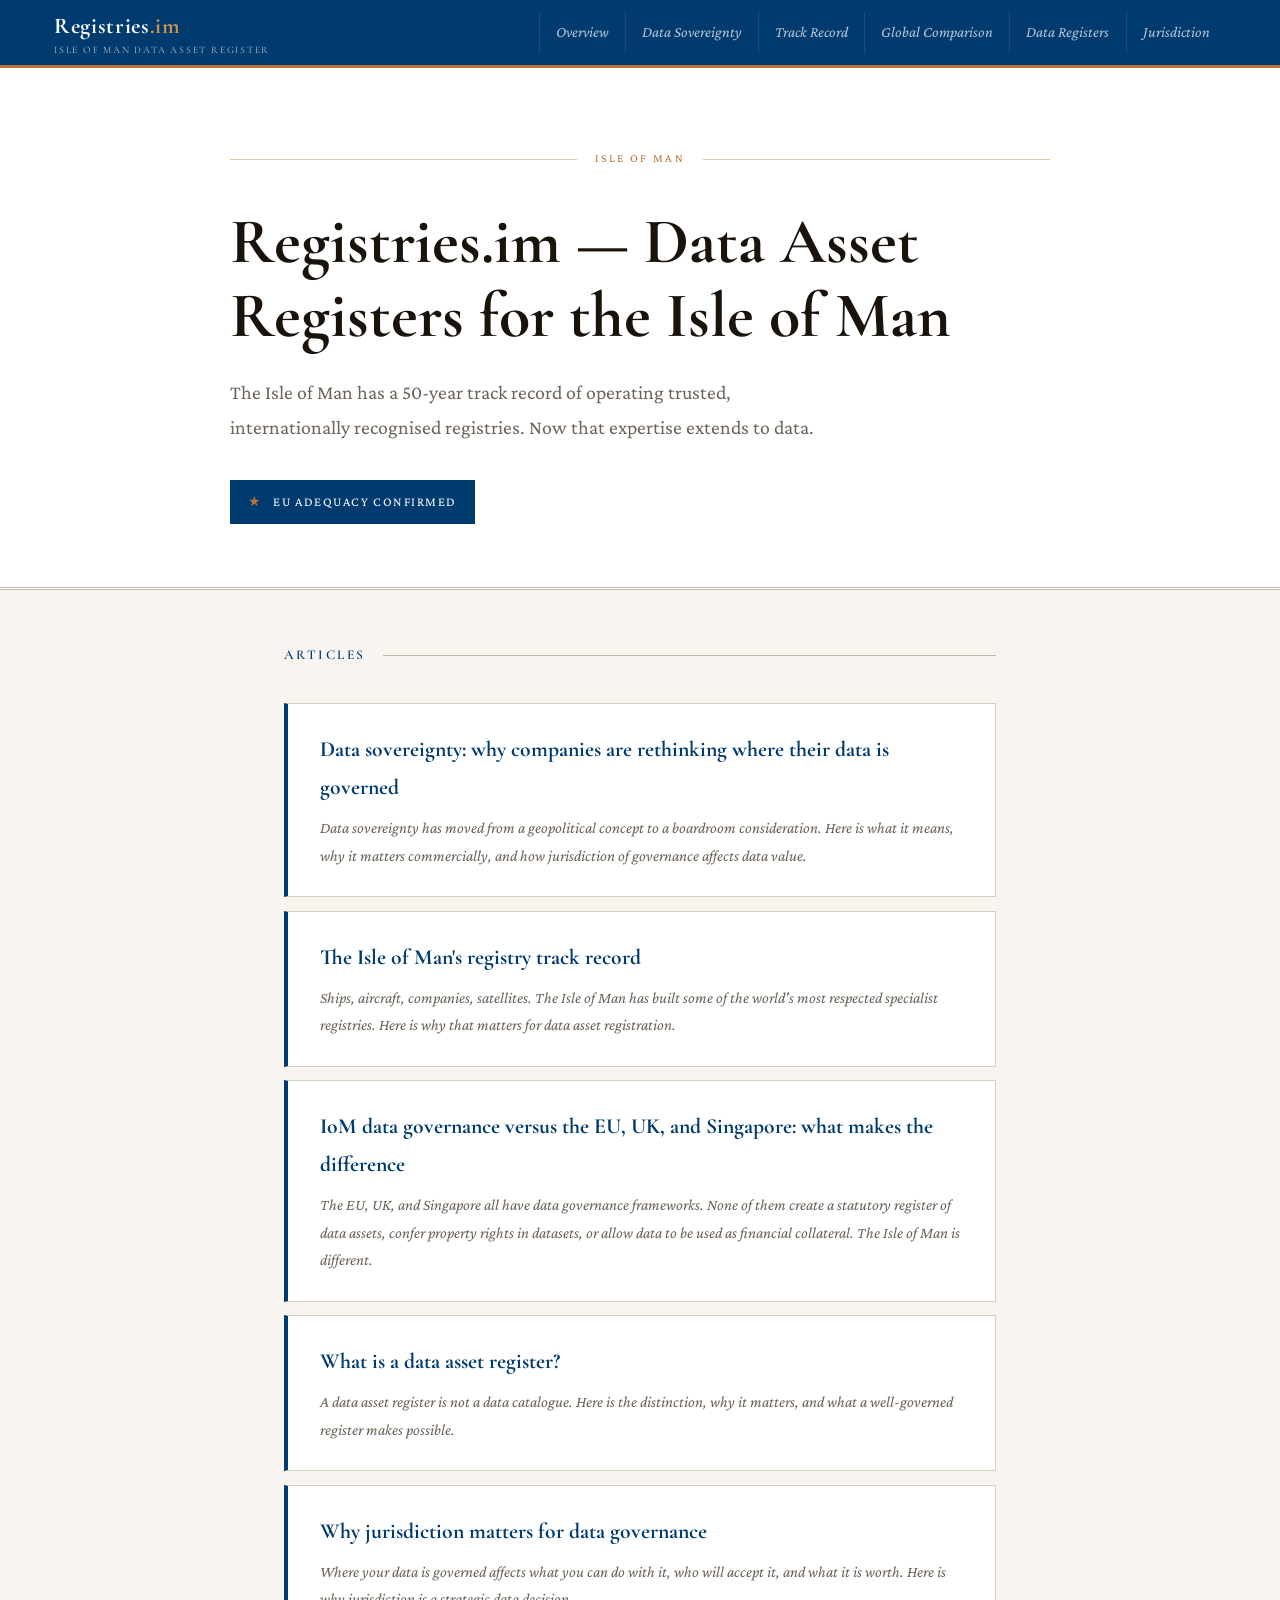
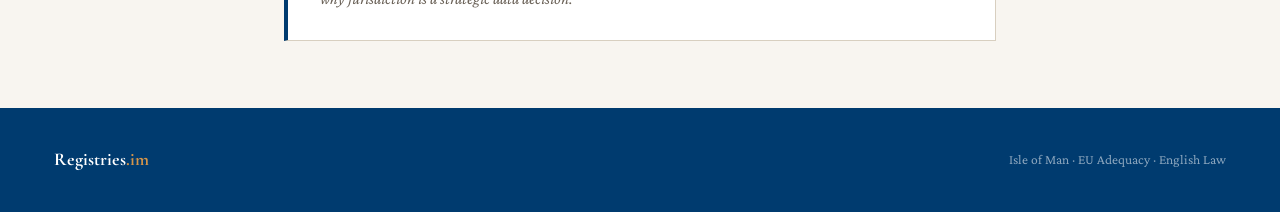
<file: index.html>
<!DOCTYPE html>
<html lang="en">
<head>
<meta charset="UTF-8">
<meta name="viewport" content="width=device-width, initial-scale=1.0">
<meta name="color-scheme" content="light dark">
<title>Registries.im — Data Asset Registers for the Isle of Man — Registries.im</title>
<meta name="description" content="The Isle of Man has a 50-year track record of operating trusted, internationally recognised registries. Now that expertise extends to data.">
<link rel="preconnect" href="https://fonts.googleapis.com">
<link rel="preconnect" href="https://fonts.gstatic.com" crossorigin>
<link href="https://fonts.googleapis.com/css2?family=Cormorant+Garamond:ital,wght@0,400;0,600;0,700;1,400;1,600&family=Crimson+Pro:ital,wght@0,400;0,600;1,400&display=swap" rel="stylesheet">
<link rel="stylesheet" href="style.css">
</head>
<body>
<a class="skip-link" href="#main-content">Skip to content</a>
<header class="site-header">
  <a href="index.html" class="site-logo" aria-label="Registries.im home">
    Registries<span>.im</span>
    <sub>Isle of Man Data Asset Register</sub>
  </a>
  <nav class="site-nav" aria-label="Site navigation"><a href="index.html">Overview</a>
<a href="posts/data-sovereignty.html" class="">Data Sovereignty</a>
<a href="posts/iom-registry-track-record.html" class="">Track Record</a>
<a href="posts/iom-vs-global-data-frameworks.html" class="">Global Comparison</a>
<a href="posts/what-is-a-data-asset-register.html" class="">Data Registers</a>
<a href="posts/why-jurisdiction-matters.html" class="">Jurisdiction</a></nav>
</header>
<main id="main-content">

<div class="hero">
  <div class="hero-inner">
    <div class="hero-rule"><span>Isle of Man</span></div>
    <h1>Registries.im — Data Asset Registers for the Isle of Man</h1>
    <p class="hero-sub">The Isle of Man has a 50-year track record of operating trusted, internationally recognised registries. Now that expertise extends to data.</p>
    <div class="hero-badge">EU Adequacy Confirmed</div>
  </div>
</div>
<div class="main-content">
  <div class="section-head"><h2>Articles</h2></div>
  
<a class="article-card" href="posts/data-sovereignty.html">
  <div class="card-title">Data sovereignty: why companies are rethinking where their data is governed</div>
  <div class="card-desc">Data sovereignty has moved from a geopolitical concept to a boardroom consideration. Here is what it means, why it matters commercially, and how jurisdiction of governance affects data value.</div>
</a>
<a class="article-card" href="posts/iom-registry-track-record.html">
  <div class="card-title">The Isle of Man's registry track record</div>
  <div class="card-desc">Ships, aircraft, companies, satellites. The Isle of Man has built some of the world's most respected specialist registries. Here is why that matters for data asset registration.</div>
</a>
<a class="article-card" href="posts/iom-vs-global-data-frameworks.html">
  <div class="card-title">IoM data governance versus the EU, UK, and Singapore: what makes the difference</div>
  <div class="card-desc">The EU, UK, and Singapore all have data governance frameworks. None of them create a statutory register of data assets, confer property rights in datasets, or allow data to be used as financial collateral. The Isle of Man is different.</div>
</a>
<a class="article-card" href="posts/what-is-a-data-asset-register.html">
  <div class="card-title">What is a data asset register?</div>
  <div class="card-desc">A data asset register is not a data catalogue. Here is the distinction, why it matters, and what a well-governed register makes possible.</div>
</a>
<a class="article-card" href="posts/why-jurisdiction-matters.html">
  <div class="card-title">Why jurisdiction matters for data governance</div>
  <div class="card-desc">Where your data is governed affects what you can do with it, who will accept it, and what it is worth. Here is why jurisdiction is a strategic data decision.</div>
</a>
</div>
</main>
<footer>
  <span class="footer-brand">Registries<span>.im</span></span>
  <span>Isle of Man &middot; EU Adequacy &middot; English Law</span>
</footer>
</body>
</html>
</file>
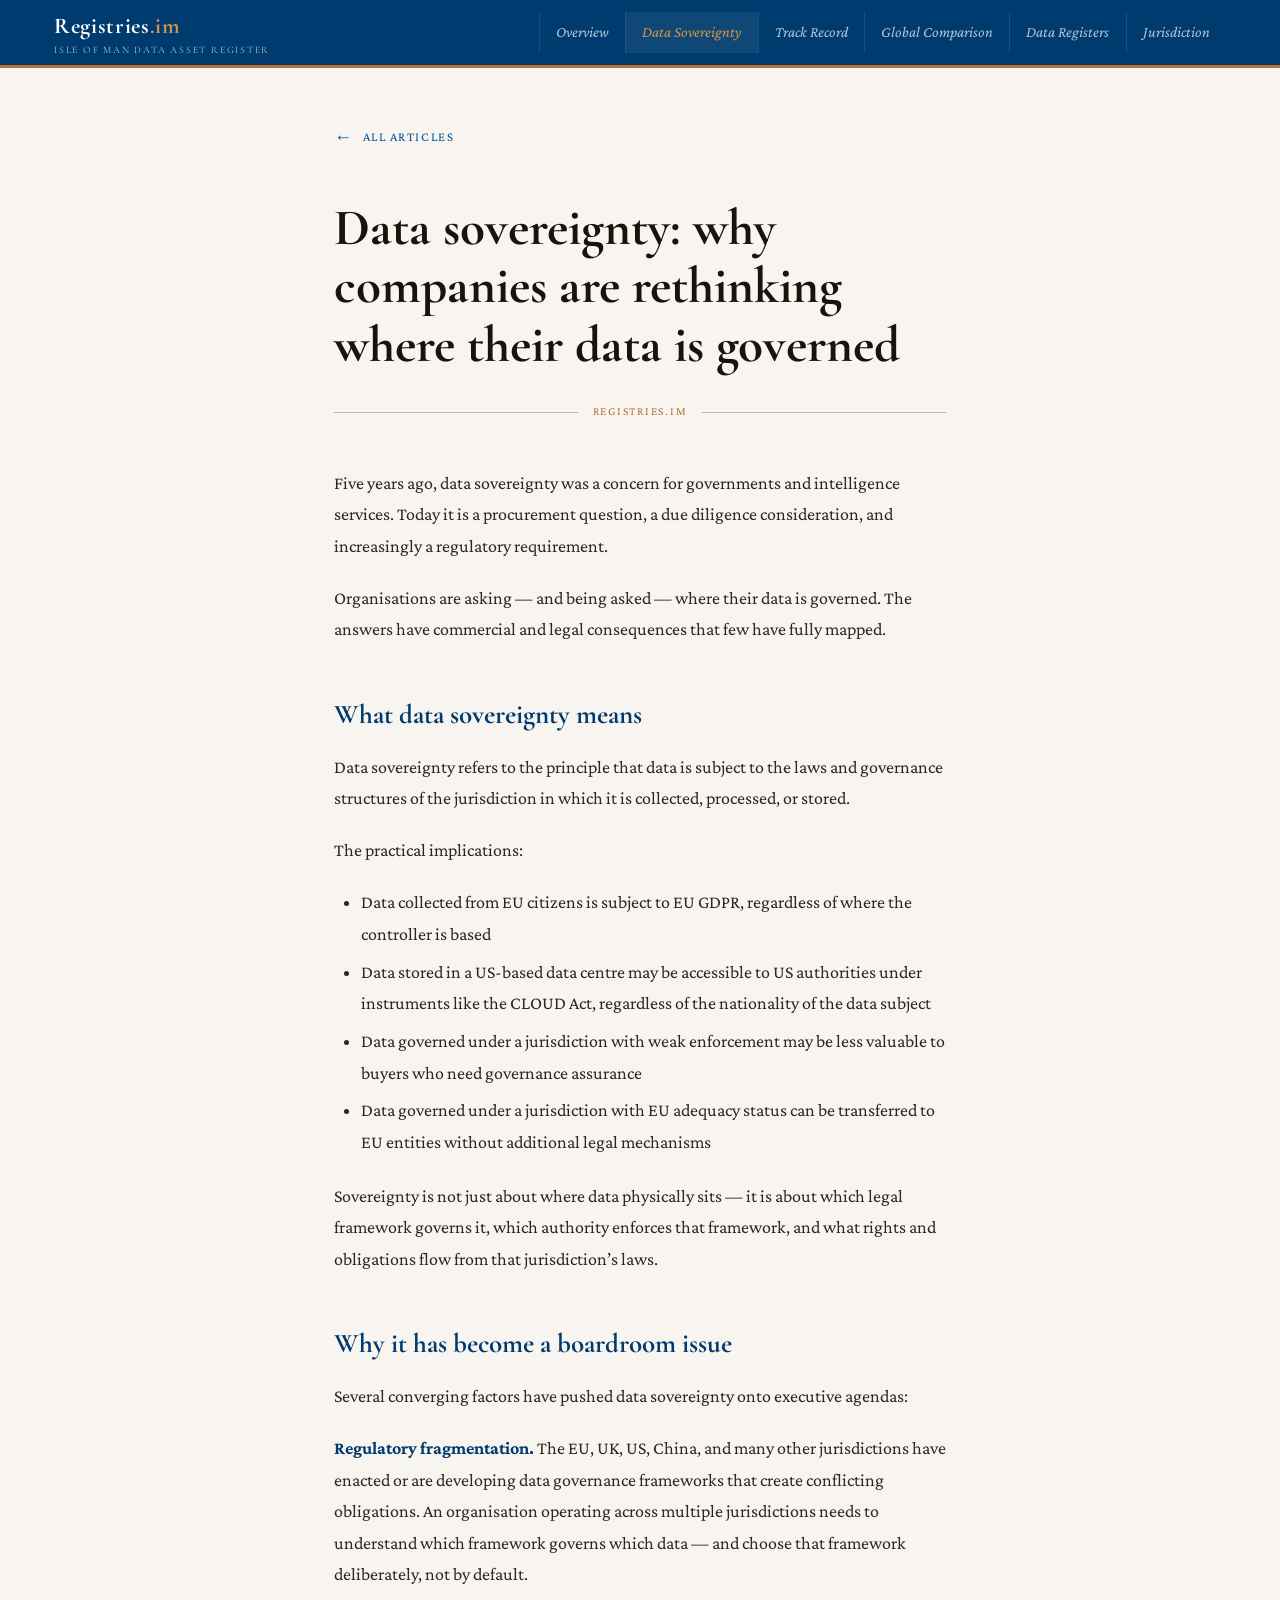
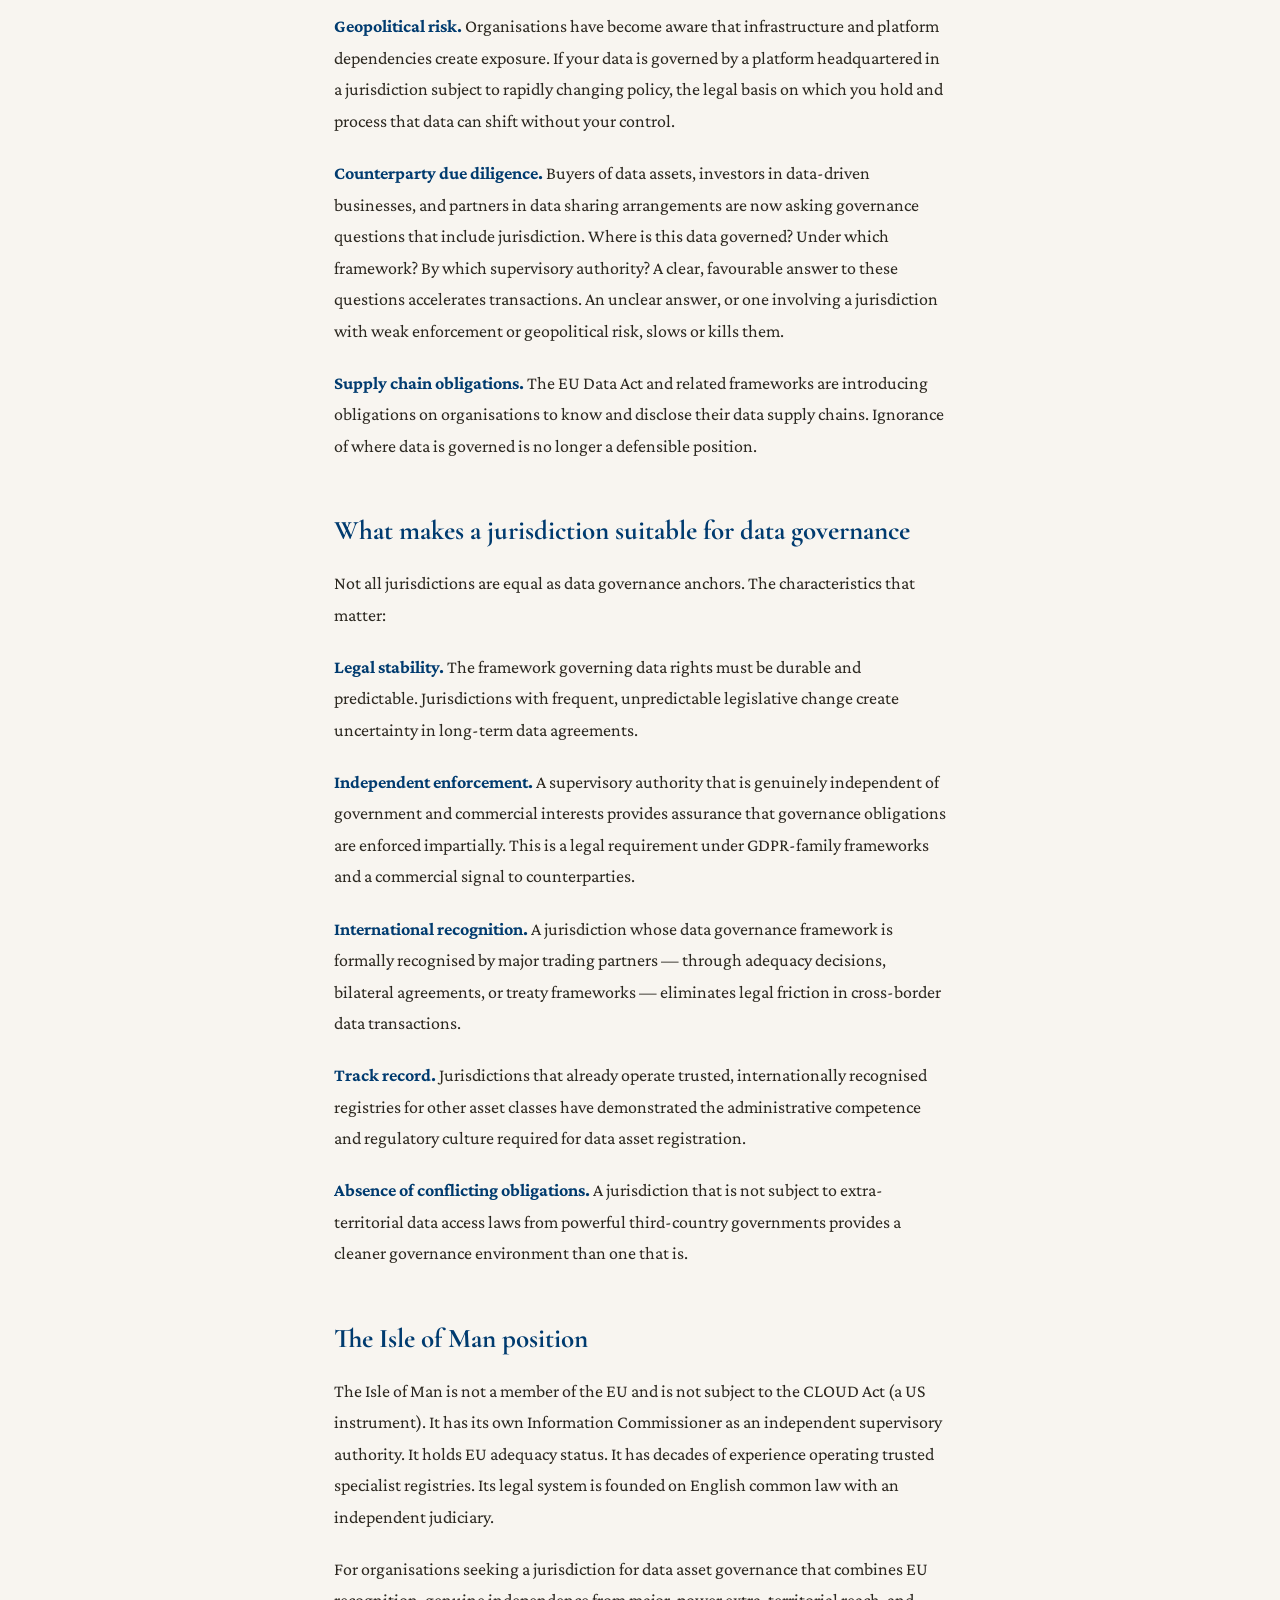
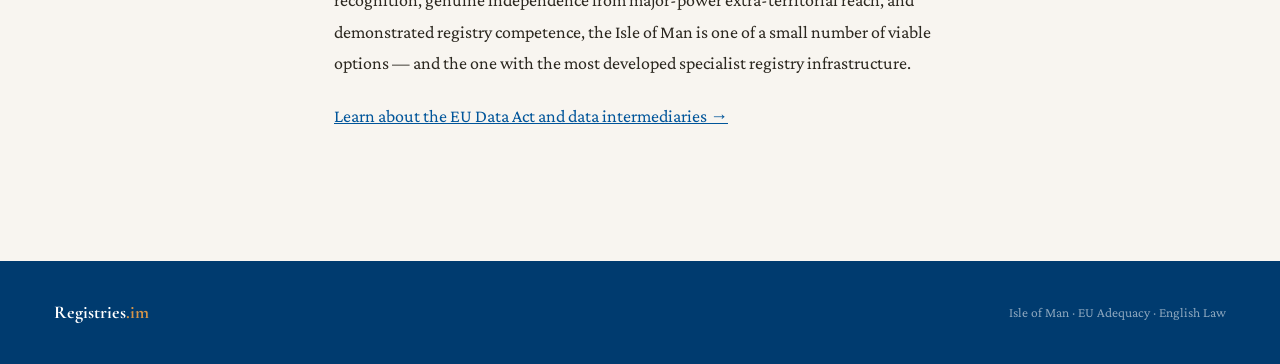
<file: posts/data-sovereignty.html>
<!DOCTYPE html>
<html lang="en">
<head>
<meta charset="UTF-8">
<meta name="viewport" content="width=device-width, initial-scale=1.0">
<meta name="color-scheme" content="light dark">
<title>Data sovereignty: why companies are rethinking where their data is governed — Registries.im</title>
<meta name="description" content="Data sovereignty has moved from a geopolitical concept to a boardroom consideration. Here is what it means, why it matters commercially, and how jurisdiction of governance affects data value.">
<link rel="preconnect" href="https://fonts.googleapis.com">
<link rel="preconnect" href="https://fonts.gstatic.com" crossorigin>
<link href="https://fonts.googleapis.com/css2?family=Cormorant+Garamond:ital,wght@0,400;0,600;0,700;1,400;1,600&family=Crimson+Pro:ital,wght@0,400;0,600;1,400&display=swap" rel="stylesheet">
<link rel="stylesheet" href="../style.css">
</head>
<body>
<a class="skip-link" href="#main-content">Skip to content</a>
<header class="site-header">
  <a href="../index.html" class="site-logo" aria-label="Registries.im home">
    Registries<span>.im</span>
    <sub>Isle of Man Data Asset Register</sub>
  </a>
  <nav class="site-nav" aria-label="Site navigation"><a href="../index.html">Overview</a>
<a href="../posts/data-sovereignty.html" class="active">Data Sovereignty</a>
<a href="../posts/iom-registry-track-record.html" class="">Track Record</a>
<a href="../posts/iom-vs-global-data-frameworks.html" class="">Global Comparison</a>
<a href="../posts/what-is-a-data-asset-register.html" class="">Data Registers</a>
<a href="../posts/why-jurisdiction-matters.html" class="">Jurisdiction</a></nav>
</header>
<main id="main-content">

<div class="article-wrap">
  <a class="article-back" href="../index.html">All articles</a>
  <h1>Data sovereignty: why companies are rethinking where their data is governed</h1>
  <div class="article-divider"><span>Registries.im</span></div>
  <p>Five years ago, data sovereignty was a concern for governments and
intelligence services. Today it is a procurement question, a due
diligence consideration, and increasingly a regulatory requirement.</p>
<p>Organisations are asking — and being asked — where their data is
governed. The answers have commercial and legal consequences that few
have fully mapped.</p>
<h2 id="what-data-sovereignty-means">What data sovereignty means</h2>
<p>Data sovereignty refers to the principle that data is subject to the
laws and governance structures of the jurisdiction in which it is
collected, processed, or stored.</p>
<p>The practical implications:</p>
<ul>
<li>Data collected from EU citizens is subject to EU GDPR, regardless of
where the controller is based</li>
<li>Data stored in a US-based data centre may be accessible to US
authorities under instruments like the CLOUD Act, regardless of the
nationality of the data subject</li>
<li>Data governed under a jurisdiction with weak enforcement may be less
valuable to buyers who need governance assurance</li>
<li>Data governed under a jurisdiction with EU adequacy status can be
transferred to EU entities without additional legal mechanisms</li>
</ul>
<p>Sovereignty is not just about where data physically sits — it is
about which legal framework governs it, which authority enforces that
framework, and what rights and obligations flow from that jurisdiction’s
laws.</p>
<h2 id="why-it-has-become-a-boardroom-issue">Why it has become a
boardroom issue</h2>
<p>Several converging factors have pushed data sovereignty onto
executive agendas:</p>
<p><strong>Regulatory fragmentation.</strong> The EU, UK, US, China, and
many other jurisdictions have enacted or are developing data governance
frameworks that create conflicting obligations. An organisation
operating across multiple jurisdictions needs to understand which
framework governs which data — and choose that framework deliberately,
not by default.</p>
<p><strong>Geopolitical risk.</strong> Organisations have become aware
that infrastructure and platform dependencies create exposure. If your
data is governed by a platform headquartered in a jurisdiction subject
to rapidly changing policy, the legal basis on which you hold and
process that data can shift without your control.</p>
<p><strong>Counterparty due diligence.</strong> Buyers of data assets,
investors in data-driven businesses, and partners in data sharing
arrangements are now asking governance questions that include
jurisdiction. Where is this data governed? Under which framework? By
which supervisory authority? A clear, favourable answer to these
questions accelerates transactions. An unclear answer, or one involving
a jurisdiction with weak enforcement or geopolitical risk, slows or
kills them.</p>
<p><strong>Supply chain obligations.</strong> The EU Data Act and
related frameworks are introducing obligations on organisations to know
and disclose their data supply chains. Ignorance of where data is
governed is no longer a defensible position.</p>
<h2 id="what-makes-a-jurisdiction-suitable-for-data-governance">What
makes a jurisdiction suitable for data governance</h2>
<p>Not all jurisdictions are equal as data governance anchors. The
characteristics that matter:</p>
<p><strong>Legal stability.</strong> The framework governing data rights
must be durable and predictable. Jurisdictions with frequent,
unpredictable legislative change create uncertainty in long-term data
agreements.</p>
<p><strong>Independent enforcement.</strong> A supervisory authority
that is genuinely independent of government and commercial interests
provides assurance that governance obligations are enforced impartially.
This is a legal requirement under GDPR-family frameworks and a
commercial signal to counterparties.</p>
<p><strong>International recognition.</strong> A jurisdiction whose data
governance framework is formally recognised by major trading partners —
through adequacy decisions, bilateral agreements, or treaty frameworks —
eliminates legal friction in cross-border data transactions.</p>
<p><strong>Track record.</strong> Jurisdictions that already operate
trusted, internationally recognised registries for other asset classes
have demonstrated the administrative competence and regulatory culture
required for data asset registration.</p>
<p><strong>Absence of conflicting obligations.</strong> A jurisdiction
that is not subject to extra-territorial data access laws from powerful
third-country governments provides a cleaner governance environment than
one that is.</p>
<h2 id="the-isle-of-man-position">The Isle of Man position</h2>
<p>The Isle of Man is not a member of the EU and is not subject to the
CLOUD Act (a US instrument). It has its own Information Commissioner as
an independent supervisory authority. It holds EU adequacy status. It
has decades of experience operating trusted specialist registries. Its
legal system is founded on English common law with an independent
judiciary.</p>
<p>For organisations seeking a jurisdiction for data asset governance
that combines EU recognition, genuine independence from major-power
extra-territorial reach, and demonstrated registry competence, the Isle
of Man is one of a small number of viable options — and the one with the
most developed specialist registry infrastructure.</p>
<p><a href="eu-data-act-intermediaries.md">Learn about the EU Data Act
and data intermediaries →</a></p>
</div>
</main>
<footer>
  <span class="footer-brand">Registries<span>.im</span></span>
  <span>Isle of Man &middot; EU Adequacy &middot; English Law</span>
</footer>
</body>
</html>
</file>
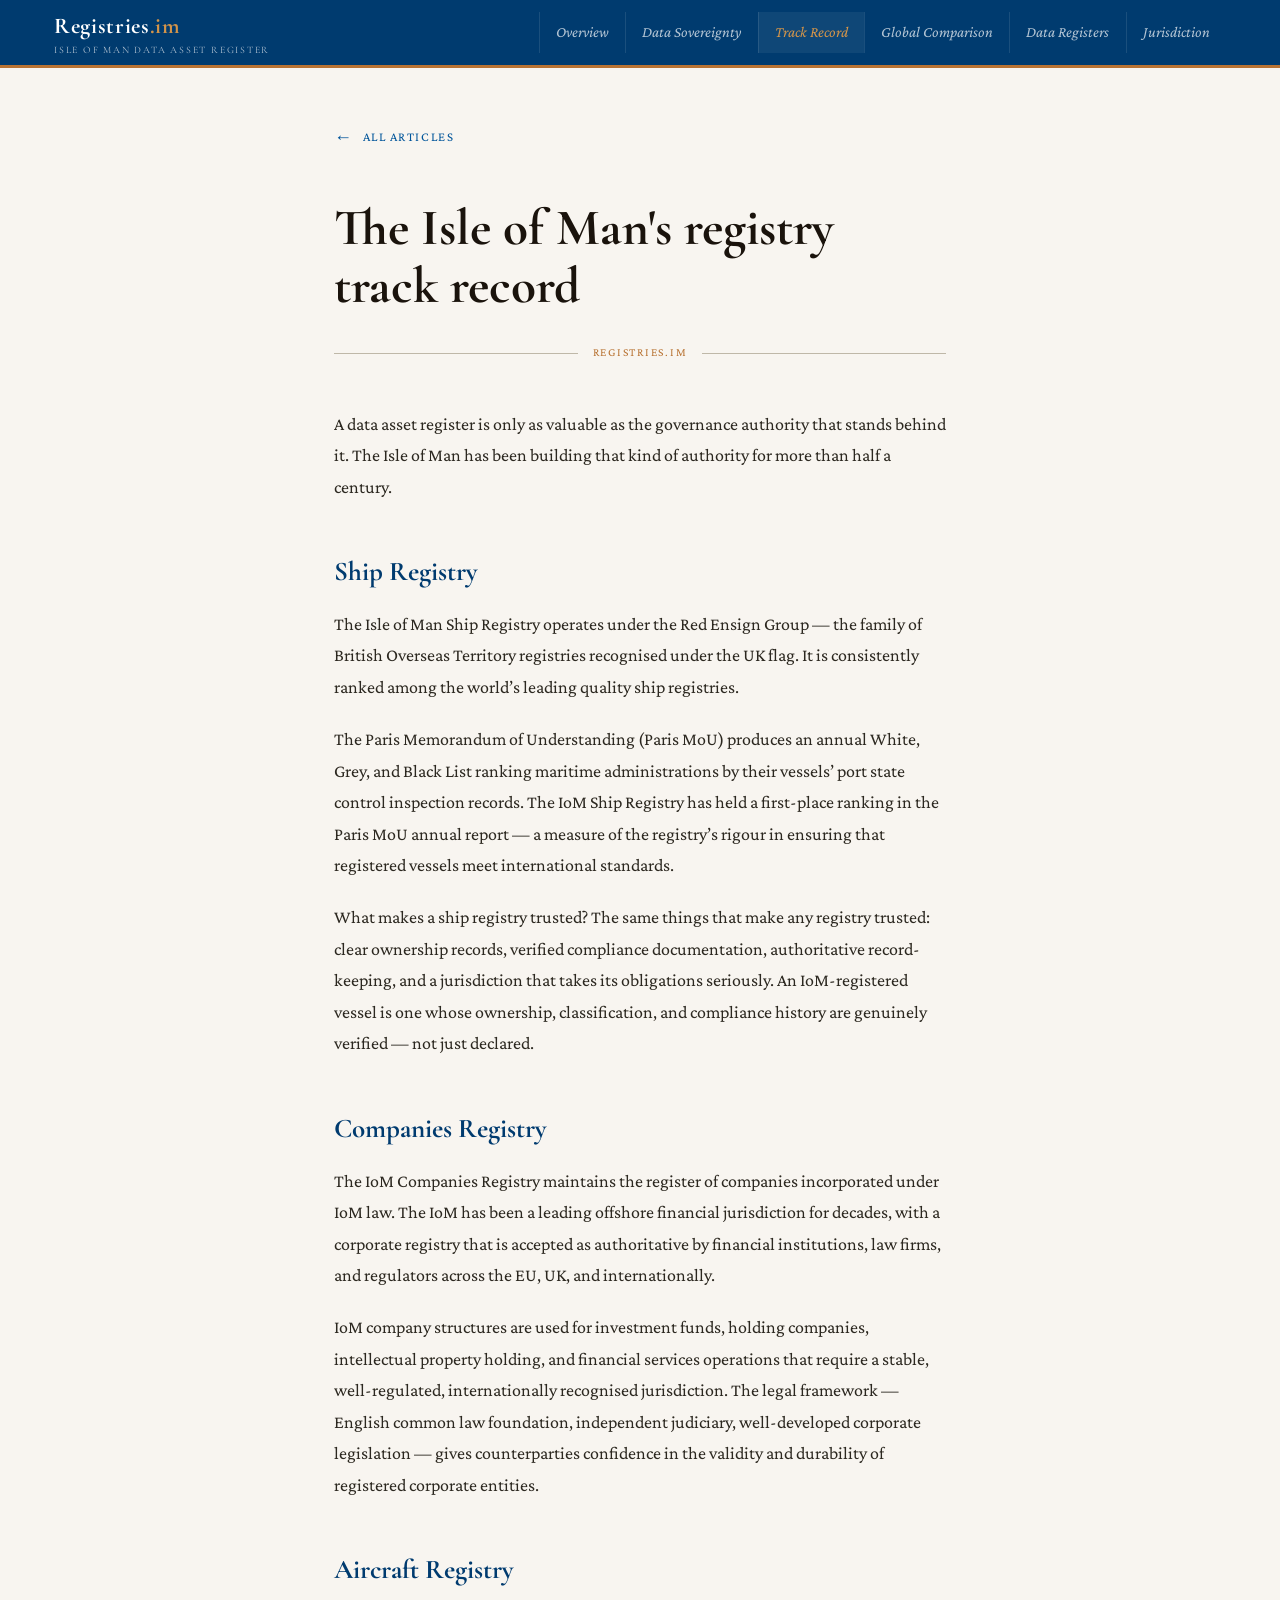
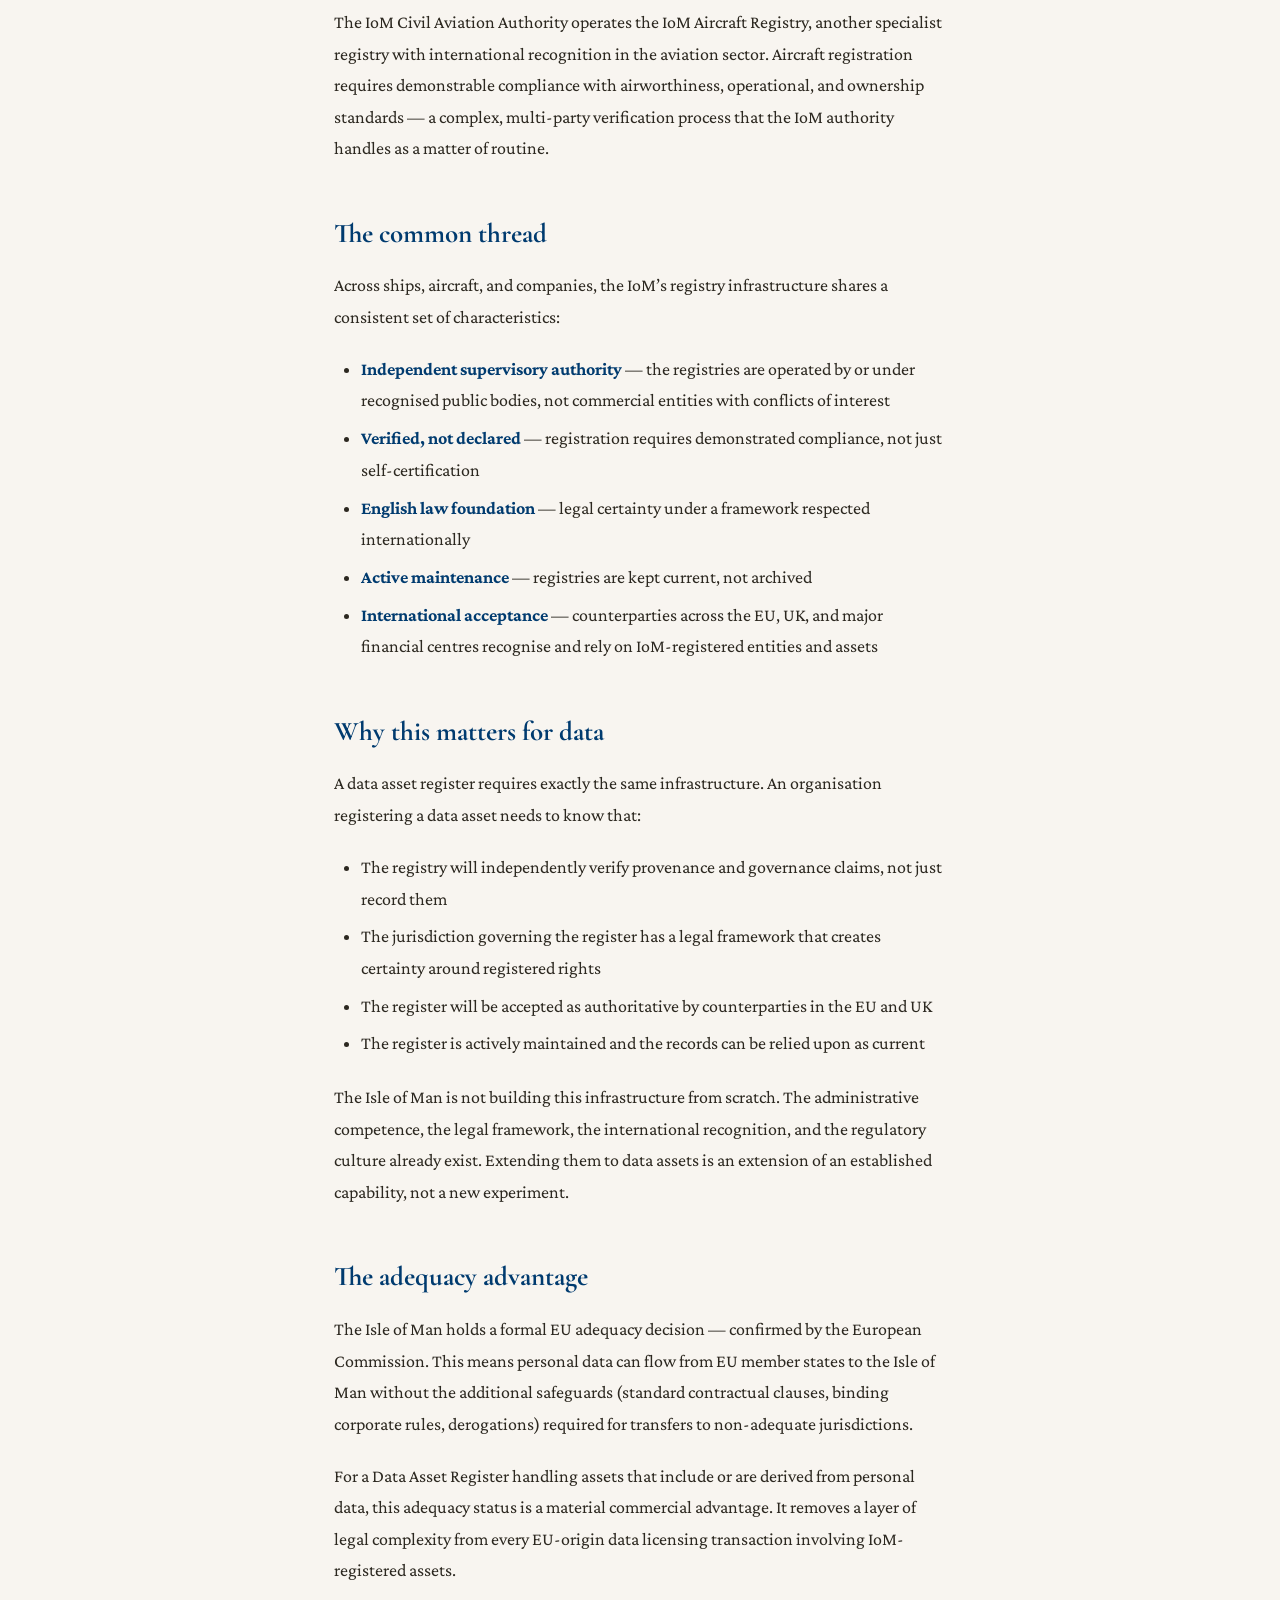
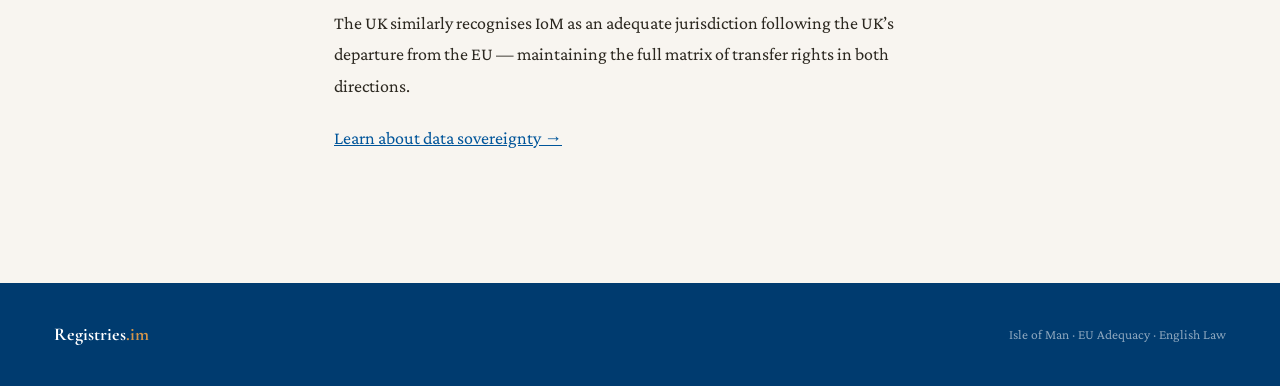
<file: posts/iom-registry-track-record.html>
<!DOCTYPE html>
<html lang="en">
<head>
<meta charset="UTF-8">
<meta name="viewport" content="width=device-width, initial-scale=1.0">
<meta name="color-scheme" content="light dark">
<title>The Isle of Man's registry track record — Registries.im</title>
<meta name="description" content="Ships, aircraft, companies, satellites. The Isle of Man has built some of the world's most respected specialist registries. Here is why that matters for data asset registration.">
<link rel="preconnect" href="https://fonts.googleapis.com">
<link rel="preconnect" href="https://fonts.gstatic.com" crossorigin>
<link href="https://fonts.googleapis.com/css2?family=Cormorant+Garamond:ital,wght@0,400;0,600;0,700;1,400;1,600&family=Crimson+Pro:ital,wght@0,400;0,600;1,400&display=swap" rel="stylesheet">
<link rel="stylesheet" href="../style.css">
</head>
<body>
<a class="skip-link" href="#main-content">Skip to content</a>
<header class="site-header">
  <a href="../index.html" class="site-logo" aria-label="Registries.im home">
    Registries<span>.im</span>
    <sub>Isle of Man Data Asset Register</sub>
  </a>
  <nav class="site-nav" aria-label="Site navigation"><a href="../index.html">Overview</a>
<a href="../posts/data-sovereignty.html" class="">Data Sovereignty</a>
<a href="../posts/iom-registry-track-record.html" class="active">Track Record</a>
<a href="../posts/iom-vs-global-data-frameworks.html" class="">Global Comparison</a>
<a href="../posts/what-is-a-data-asset-register.html" class="">Data Registers</a>
<a href="../posts/why-jurisdiction-matters.html" class="">Jurisdiction</a></nav>
</header>
<main id="main-content">

<div class="article-wrap">
  <a class="article-back" href="../index.html">All articles</a>
  <h1>The Isle of Man's registry track record</h1>
  <div class="article-divider"><span>Registries.im</span></div>
  <p>A data asset register is only as valuable as the governance authority
that stands behind it. The Isle of Man has been building that kind of
authority for more than half a century.</p>
<h2 id="ship-registry">Ship Registry</h2>
<p>The Isle of Man Ship Registry operates under the Red Ensign Group —
the family of British Overseas Territory registries recognised under the
UK flag. It is consistently ranked among the world’s leading quality
ship registries.</p>
<p>The Paris Memorandum of Understanding (Paris MoU) produces an annual
White, Grey, and Black List ranking maritime administrations by their
vessels’ port state control inspection records. The IoM Ship Registry
has held a first-place ranking in the Paris MoU annual report — a
measure of the registry’s rigour in ensuring that registered vessels
meet international standards.</p>
<p>What makes a ship registry trusted? The same things that make any
registry trusted: clear ownership records, verified compliance
documentation, authoritative record-keeping, and a jurisdiction that
takes its obligations seriously. An IoM-registered vessel is one whose
ownership, classification, and compliance history are genuinely verified
— not just declared.</p>
<h2 id="companies-registry">Companies Registry</h2>
<p>The IoM Companies Registry maintains the register of companies
incorporated under IoM law. The IoM has been a leading offshore
financial jurisdiction for decades, with a corporate registry that is
accepted as authoritative by financial institutions, law firms, and
regulators across the EU, UK, and internationally.</p>
<p>IoM company structures are used for investment funds, holding
companies, intellectual property holding, and financial services
operations that require a stable, well-regulated, internationally
recognised jurisdiction. The legal framework — English common law
foundation, independent judiciary, well-developed corporate legislation
— gives counterparties confidence in the validity and durability of
registered corporate entities.</p>
<h2 id="aircraft-registry">Aircraft Registry</h2>
<p>The IoM Civil Aviation Authority operates the IoM Aircraft Registry,
another specialist registry with international recognition in the
aviation sector. Aircraft registration requires demonstrable compliance
with airworthiness, operational, and ownership standards — a complex,
multi-party verification process that the IoM authority handles as a
matter of routine.</p>
<h2 id="the-common-thread">The common thread</h2>
<p>Across ships, aircraft, and companies, the IoM’s registry
infrastructure shares a consistent set of characteristics:</p>
<ul>
<li><strong>Independent supervisory authority</strong> — the registries
are operated by or under recognised public bodies, not commercial
entities with conflicts of interest</li>
<li><strong>Verified, not declared</strong> — registration requires
demonstrated compliance, not just self-certification</li>
<li><strong>English law foundation</strong> — legal certainty under a
framework respected internationally</li>
<li><strong>Active maintenance</strong> — registries are kept current,
not archived</li>
<li><strong>International acceptance</strong> — counterparties across
the EU, UK, and major financial centres recognise and rely on
IoM-registered entities and assets</li>
</ul>
<h2 id="why-this-matters-for-data">Why this matters for data</h2>
<p>A data asset register requires exactly the same infrastructure. An
organisation registering a data asset needs to know that:</p>
<ul>
<li>The registry will independently verify provenance and governance
claims, not just record them</li>
<li>The jurisdiction governing the register has a legal framework that
creates certainty around registered rights</li>
<li>The register will be accepted as authoritative by counterparties in
the EU and UK</li>
<li>The register is actively maintained and the records can be relied
upon as current</li>
</ul>
<p>The Isle of Man is not building this infrastructure from scratch. The
administrative competence, the legal framework, the international
recognition, and the regulatory culture already exist. Extending them to
data assets is an extension of an established capability, not a new
experiment.</p>
<h2 id="the-adequacy-advantage">The adequacy advantage</h2>
<p>The Isle of Man holds a formal EU adequacy decision — confirmed by
the European Commission. This means personal data can flow from EU
member states to the Isle of Man without the additional safeguards
(standard contractual clauses, binding corporate rules, derogations)
required for transfers to non-adequate jurisdictions.</p>
<p>For a Data Asset Register handling assets that include or are derived
from personal data, this adequacy status is a material commercial
advantage. It removes a layer of legal complexity from every EU-origin
data licensing transaction involving IoM-registered assets.</p>
<p>The UK similarly recognises IoM as an adequate jurisdiction following
the UK’s departure from the EU — maintaining the full matrix of transfer
rights in both directions.</p>
<p><a href="data-sovereignty.md">Learn about data sovereignty →</a></p>
</div>
</main>
<footer>
  <span class="footer-brand">Registries<span>.im</span></span>
  <span>Isle of Man &middot; EU Adequacy &middot; English Law</span>
</footer>
</body>
</html>
</file>
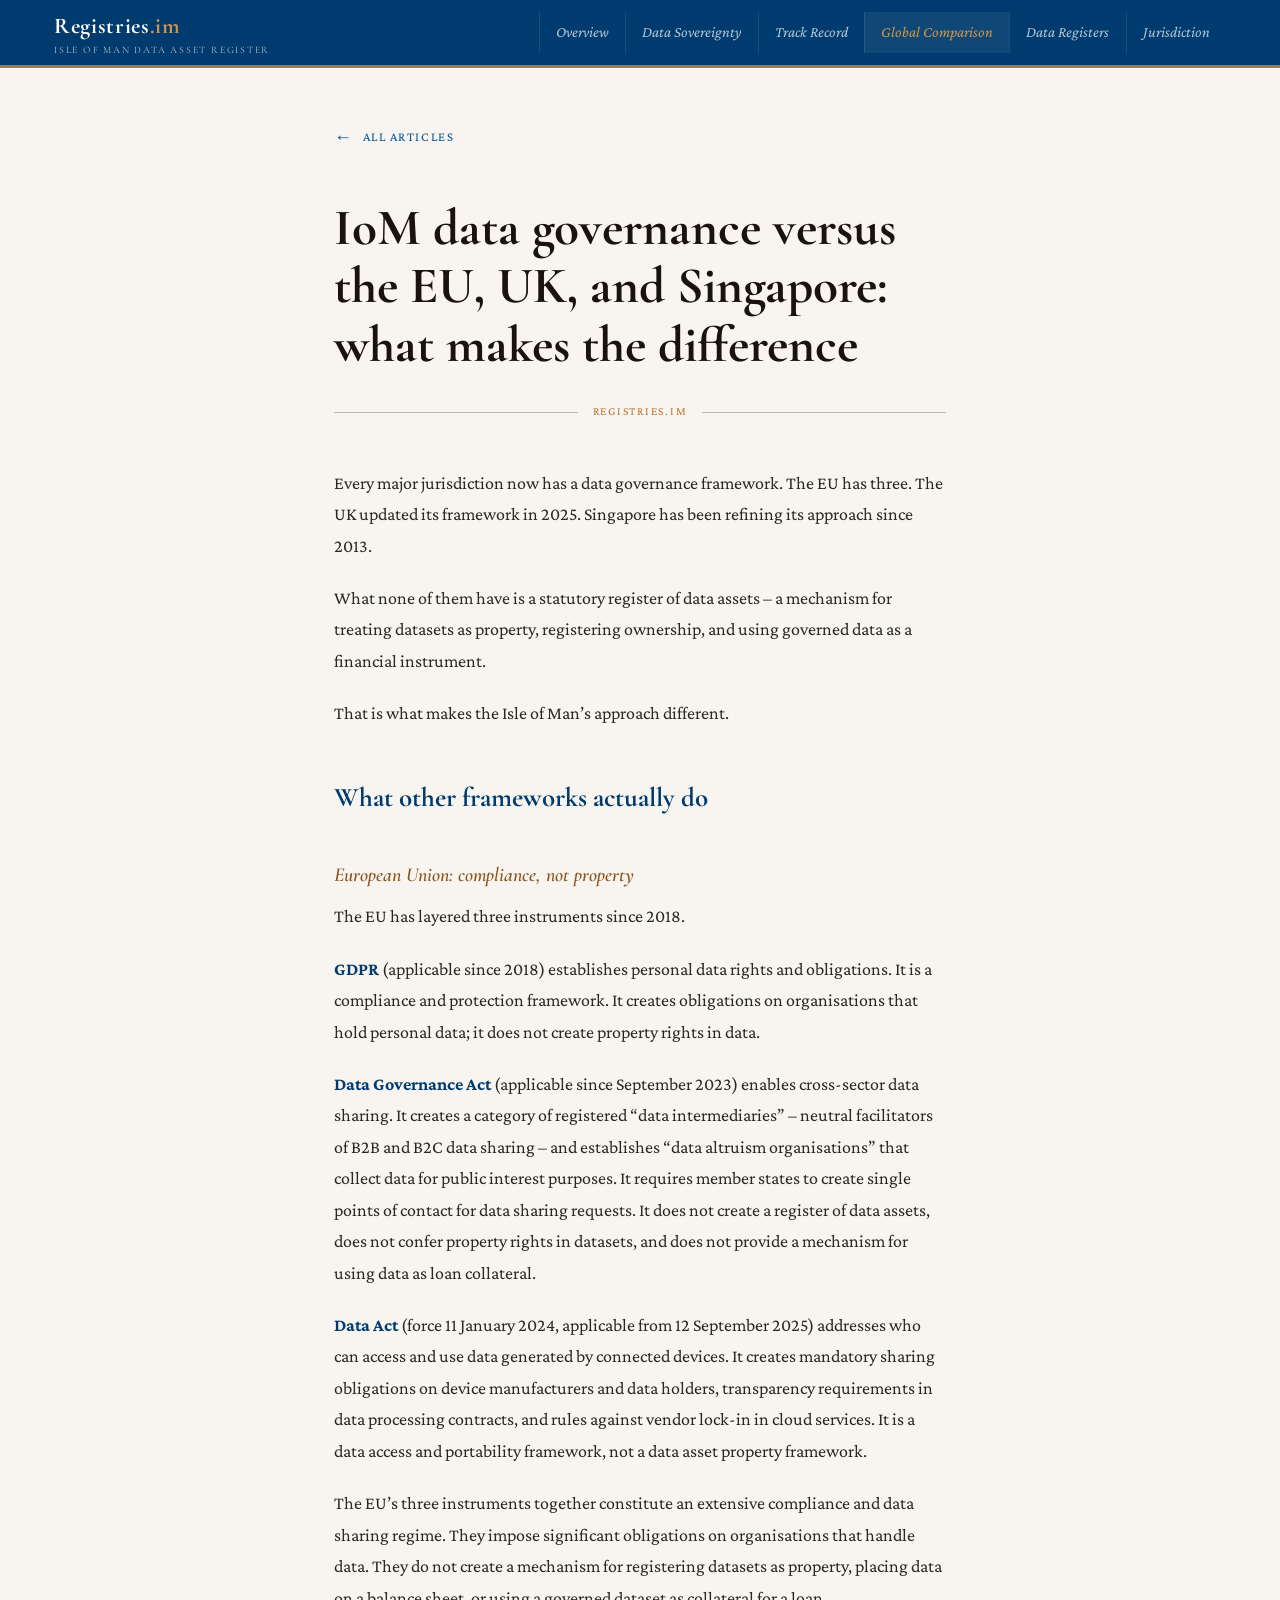
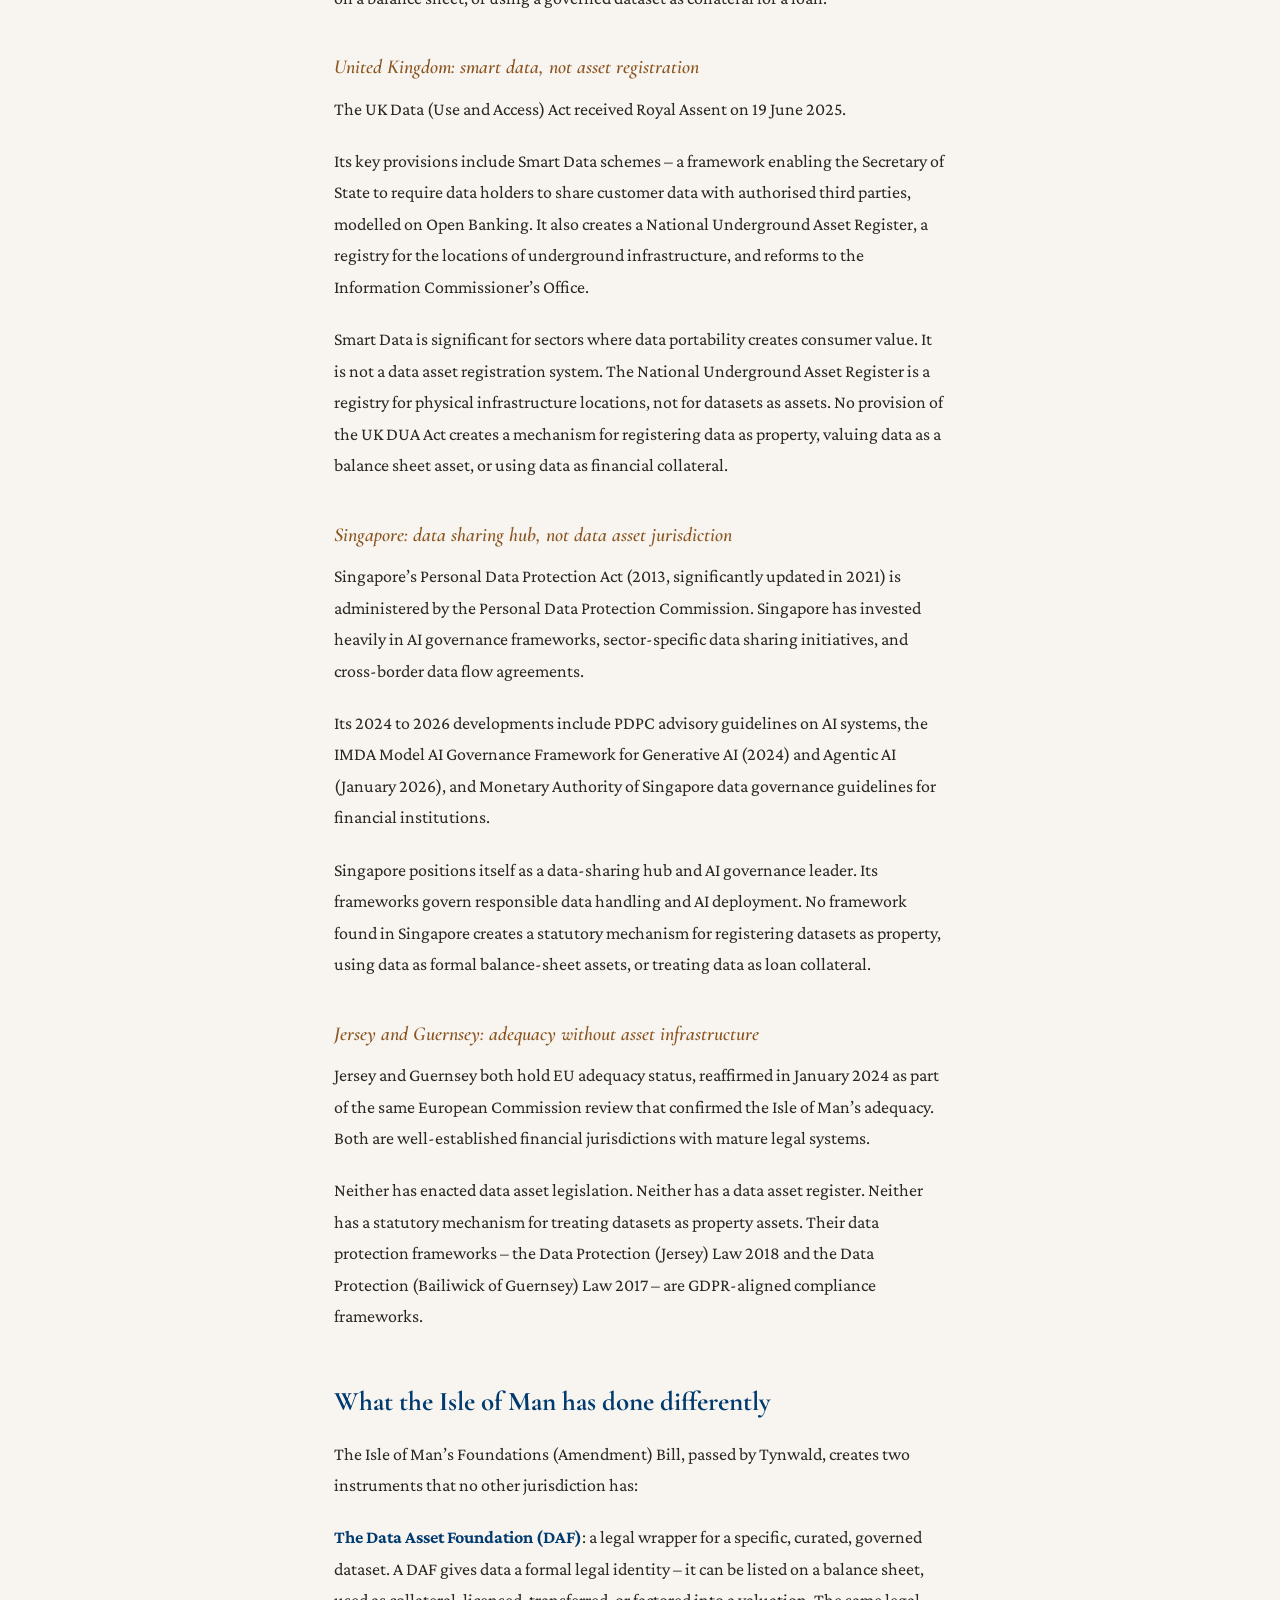
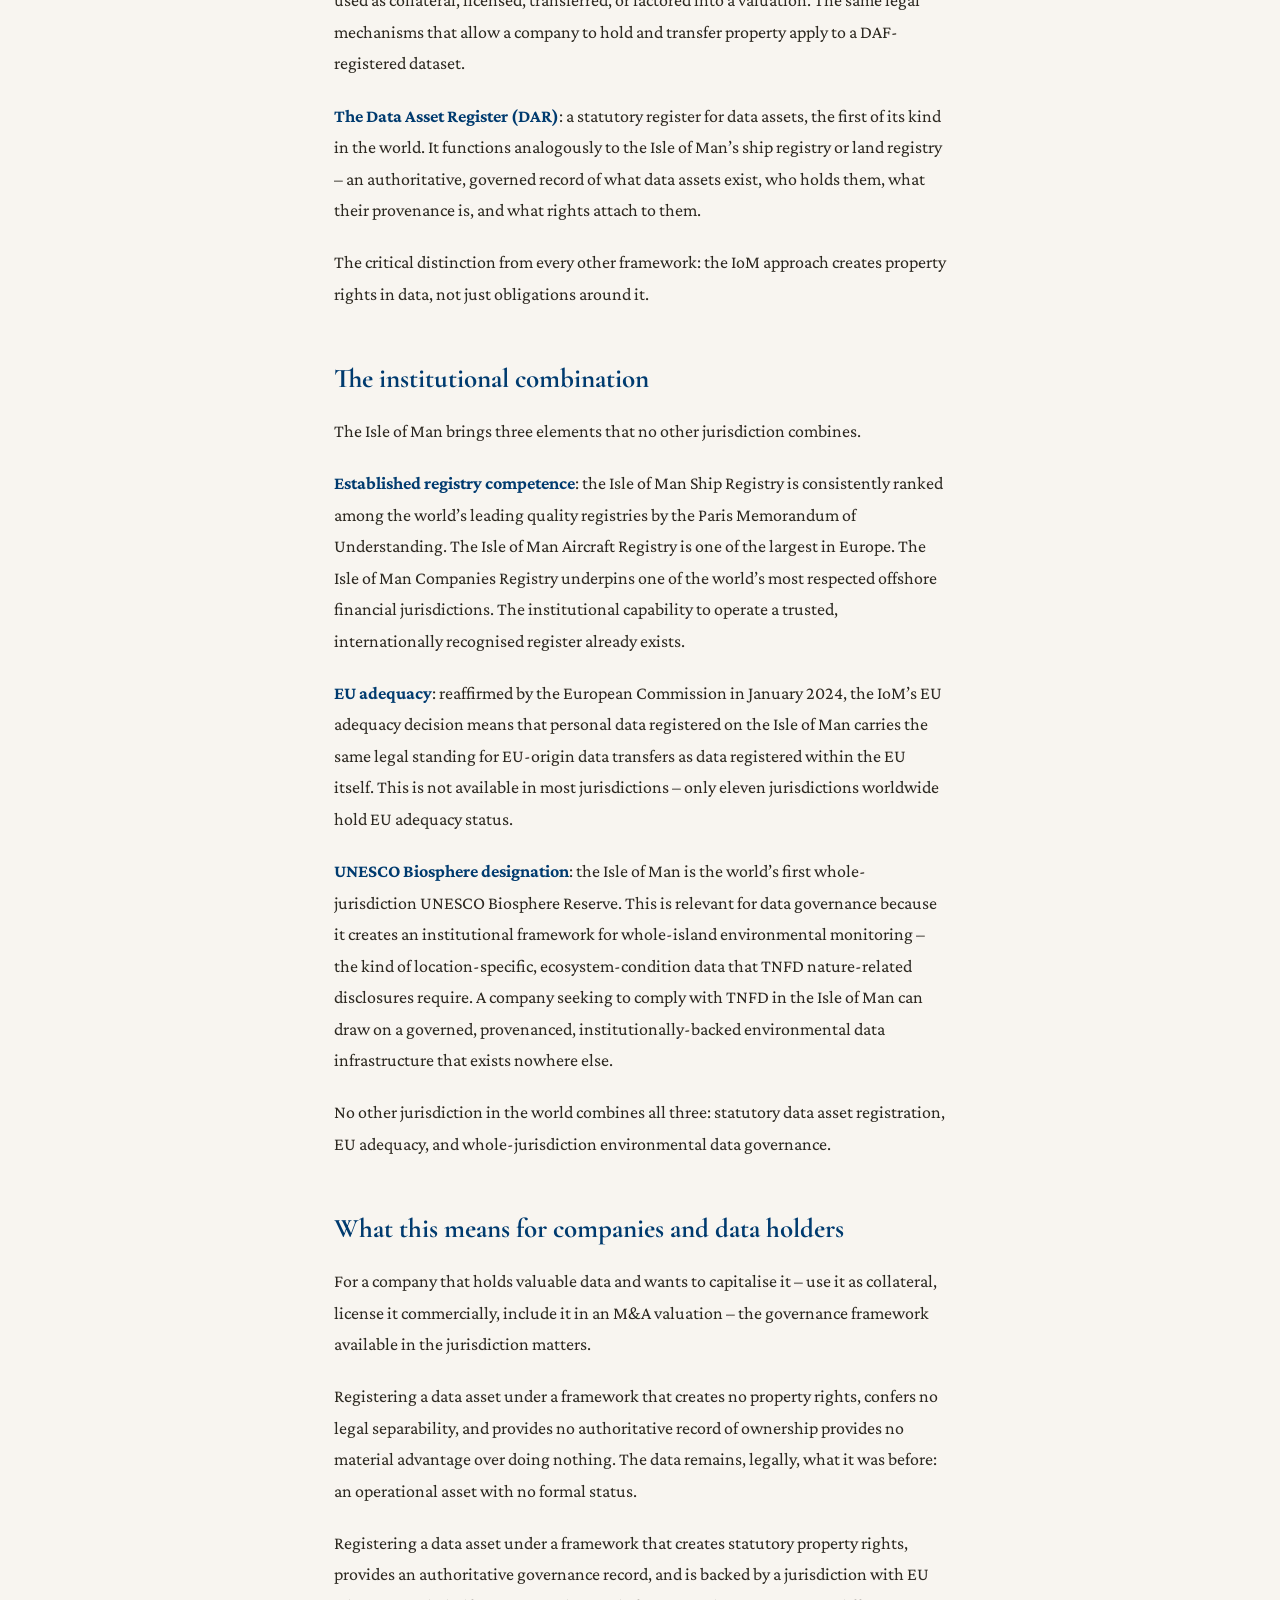
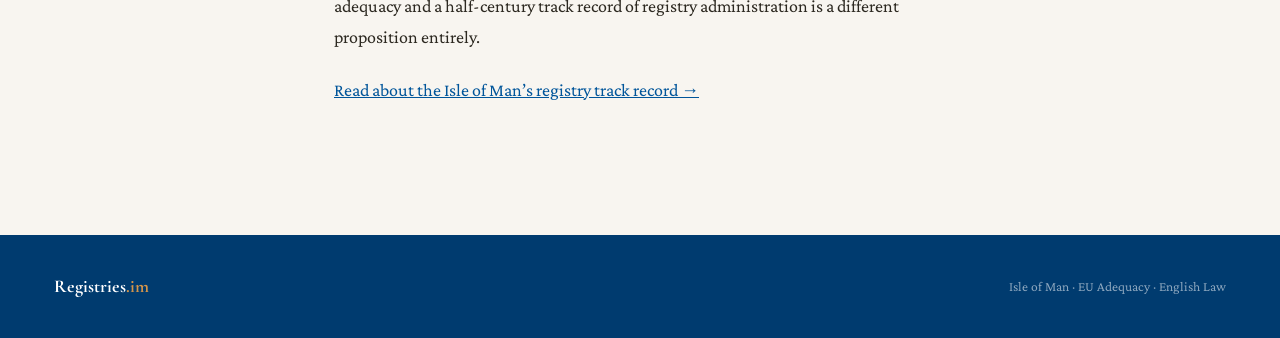
<file: posts/iom-vs-global-data-frameworks.html>
<!DOCTYPE html>
<html lang="en">
<head>
<meta charset="UTF-8">
<meta name="viewport" content="width=device-width, initial-scale=1.0">
<meta name="color-scheme" content="light dark">
<title>IoM data governance versus the EU, UK, and Singapore: what makes the difference — Registries.im</title>
<meta name="description" content="The EU, UK, and Singapore all have data governance frameworks. None of them create a statutory register of data assets, confer property rights in datasets, or allow data to be used as financial collateral. The Isle of Man is different.">
<link rel="preconnect" href="https://fonts.googleapis.com">
<link rel="preconnect" href="https://fonts.gstatic.com" crossorigin>
<link href="https://fonts.googleapis.com/css2?family=Cormorant+Garamond:ital,wght@0,400;0,600;0,700;1,400;1,600&family=Crimson+Pro:ital,wght@0,400;0,600;1,400&display=swap" rel="stylesheet">
<link rel="stylesheet" href="../style.css">
</head>
<body>
<a class="skip-link" href="#main-content">Skip to content</a>
<header class="site-header">
  <a href="../index.html" class="site-logo" aria-label="Registries.im home">
    Registries<span>.im</span>
    <sub>Isle of Man Data Asset Register</sub>
  </a>
  <nav class="site-nav" aria-label="Site navigation"><a href="../index.html">Overview</a>
<a href="../posts/data-sovereignty.html" class="">Data Sovereignty</a>
<a href="../posts/iom-registry-track-record.html" class="">Track Record</a>
<a href="../posts/iom-vs-global-data-frameworks.html" class="active">Global Comparison</a>
<a href="../posts/what-is-a-data-asset-register.html" class="">Data Registers</a>
<a href="../posts/why-jurisdiction-matters.html" class="">Jurisdiction</a></nav>
</header>
<main id="main-content">

<div class="article-wrap">
  <a class="article-back" href="../index.html">All articles</a>
  <h1>IoM data governance versus the EU, UK, and Singapore: what makes the difference</h1>
  <div class="article-divider"><span>Registries.im</span></div>
  <p>Every major jurisdiction now has a data governance framework. The EU
has three. The UK updated its framework in 2025. Singapore has been
refining its approach since 2013.</p>
<p>What none of them have is a statutory register of data assets – a
mechanism for treating datasets as property, registering ownership, and
using governed data as a financial instrument.</p>
<p>That is what makes the Isle of Man’s approach different.</p>
<h2 id="what-other-frameworks-actually-do">What other frameworks
actually do</h2>
<h3 id="european-union-compliance-not-property">European Union:
compliance, not property</h3>
<p>The EU has layered three instruments since 2018.</p>
<p><strong>GDPR</strong> (applicable since 2018) establishes personal
data rights and obligations. It is a compliance and protection
framework. It creates obligations on organisations that hold personal
data; it does not create property rights in data.</p>
<p><strong>Data Governance Act</strong> (applicable since September
2023) enables cross-sector data sharing. It creates a category of
registered “data intermediaries” – neutral facilitators of B2B and B2C
data sharing – and establishes “data altruism organisations” that
collect data for public interest purposes. It requires member states to
create single points of contact for data sharing requests. It does not
create a register of data assets, does not confer property rights in
datasets, and does not provide a mechanism for using data as loan
collateral.</p>
<p><strong>Data Act</strong> (force 11 January 2024, applicable from 12
September 2025) addresses who can access and use data generated by
connected devices. It creates mandatory sharing obligations on device
manufacturers and data holders, transparency requirements in data
processing contracts, and rules against vendor lock-in in cloud
services. It is a data access and portability framework, not a data
asset property framework.</p>
<p>The EU’s three instruments together constitute an extensive
compliance and data sharing regime. They impose significant obligations
on organisations that handle data. They do not create a mechanism for
registering datasets as property, placing data on a balance sheet, or
using a governed dataset as collateral for a loan.</p>
<h3 id="united-kingdom-smart-data-not-asset-registration">United
Kingdom: smart data, not asset registration</h3>
<p>The UK Data (Use and Access) Act received Royal Assent on 19 June
2025.</p>
<p>Its key provisions include Smart Data schemes – a framework enabling
the Secretary of State to require data holders to share customer data
with authorised third parties, modelled on Open Banking. It also creates
a National Underground Asset Register, a registry for the locations of
underground infrastructure, and reforms to the Information
Commissioner’s Office.</p>
<p>Smart Data is significant for sectors where data portability creates
consumer value. It is not a data asset registration system. The National
Underground Asset Register is a registry for physical infrastructure
locations, not for datasets as assets. No provision of the UK DUA Act
creates a mechanism for registering data as property, valuing data as a
balance sheet asset, or using data as financial collateral.</p>
<h3
id="singapore-data-sharing-hub-not-data-asset-jurisdiction">Singapore:
data sharing hub, not data asset jurisdiction</h3>
<p>Singapore’s Personal Data Protection Act (2013, significantly updated
in 2021) is administered by the Personal Data Protection Commission.
Singapore has invested heavily in AI governance frameworks,
sector-specific data sharing initiatives, and cross-border data flow
agreements.</p>
<p>Its 2024 to 2026 developments include PDPC advisory guidelines on AI
systems, the IMDA Model AI Governance Framework for Generative AI (2024)
and Agentic AI (January 2026), and Monetary Authority of Singapore data
governance guidelines for financial institutions.</p>
<p>Singapore positions itself as a data-sharing hub and AI governance
leader. Its frameworks govern responsible data handling and AI
deployment. No framework found in Singapore creates a statutory
mechanism for registering datasets as property, using data as formal
balance-sheet assets, or treating data as loan collateral.</p>
<h3
id="jersey-and-guernsey-adequacy-without-asset-infrastructure">Jersey
and Guernsey: adequacy without asset infrastructure</h3>
<p>Jersey and Guernsey both hold EU adequacy status, reaffirmed in
January 2024 as part of the same European Commission review that
confirmed the Isle of Man’s adequacy. Both are well-established
financial jurisdictions with mature legal systems.</p>
<p>Neither has enacted data asset legislation. Neither has a data asset
register. Neither has a statutory mechanism for treating datasets as
property assets. Their data protection frameworks – the Data Protection
(Jersey) Law 2018 and the Data Protection (Bailiwick of Guernsey) Law
2017 – are GDPR-aligned compliance frameworks.</p>
<h2 id="what-the-isle-of-man-has-done-differently">What the Isle of Man
has done differently</h2>
<p>The Isle of Man’s Foundations (Amendment) Bill, passed by Tynwald,
creates two instruments that no other jurisdiction has:</p>
<p><strong>The Data Asset Foundation (DAF)</strong>: a legal wrapper for
a specific, curated, governed dataset. A DAF gives data a formal legal
identity – it can be listed on a balance sheet, used as collateral,
licensed, transferred, or factored into a valuation. The same legal
mechanisms that allow a company to hold and transfer property apply to a
DAF-registered dataset.</p>
<p><strong>The Data Asset Register (DAR)</strong>: a statutory register
for data assets, the first of its kind in the world. It functions
analogously to the Isle of Man’s ship registry or land registry – an
authoritative, governed record of what data assets exist, who holds
them, what their provenance is, and what rights attach to them.</p>
<p>The critical distinction from every other framework: the IoM approach
creates property rights in data, not just obligations around it.</p>
<h2 id="the-institutional-combination">The institutional
combination</h2>
<p>The Isle of Man brings three elements that no other jurisdiction
combines.</p>
<p><strong>Established registry competence</strong>: the Isle of Man
Ship Registry is consistently ranked among the world’s leading quality
registries by the Paris Memorandum of Understanding. The Isle of Man
Aircraft Registry is one of the largest in Europe. The Isle of Man
Companies Registry underpins one of the world’s most respected offshore
financial jurisdictions. The institutional capability to operate a
trusted, internationally recognised register already exists.</p>
<p><strong>EU adequacy</strong>: reaffirmed by the European Commission
in January 2024, the IoM’s EU adequacy decision means that personal data
registered on the Isle of Man carries the same legal standing for
EU-origin data transfers as data registered within the EU itself. This
is not available in most jurisdictions – only eleven jurisdictions
worldwide hold EU adequacy status.</p>
<p><strong>UNESCO Biosphere designation</strong>: the Isle of Man is the
world’s first whole-jurisdiction UNESCO Biosphere Reserve. This is
relevant for data governance because it creates an institutional
framework for whole-island environmental monitoring – the kind of
location-specific, ecosystem-condition data that TNFD nature-related
disclosures require. A company seeking to comply with TNFD in the Isle
of Man can draw on a governed, provenanced, institutionally-backed
environmental data infrastructure that exists nowhere else.</p>
<p>No other jurisdiction in the world combines all three: statutory data
asset registration, EU adequacy, and whole-jurisdiction environmental
data governance.</p>
<h2 id="what-this-means-for-companies-and-data-holders">What this means
for companies and data holders</h2>
<p>For a company that holds valuable data and wants to capitalise it –
use it as collateral, license it commercially, include it in an M&amp;A
valuation – the governance framework available in the jurisdiction
matters.</p>
<p>Registering a data asset under a framework that creates no property
rights, confers no legal separability, and provides no authoritative
record of ownership provides no material advantage over doing nothing.
The data remains, legally, what it was before: an operational asset with
no formal status.</p>
<p>Registering a data asset under a framework that creates statutory
property rights, provides an authoritative governance record, and is
backed by a jurisdiction with EU adequacy and a half-century track
record of registry administration is a different proposition
entirely.</p>
<p><a href="iom-registry-track-record.md">Read about the Isle of Man’s
registry track record →</a></p>
</div>
</main>
<footer>
  <span class="footer-brand">Registries<span>.im</span></span>
  <span>Isle of Man &middot; EU Adequacy &middot; English Law</span>
</footer>
</body>
</html>
</file>
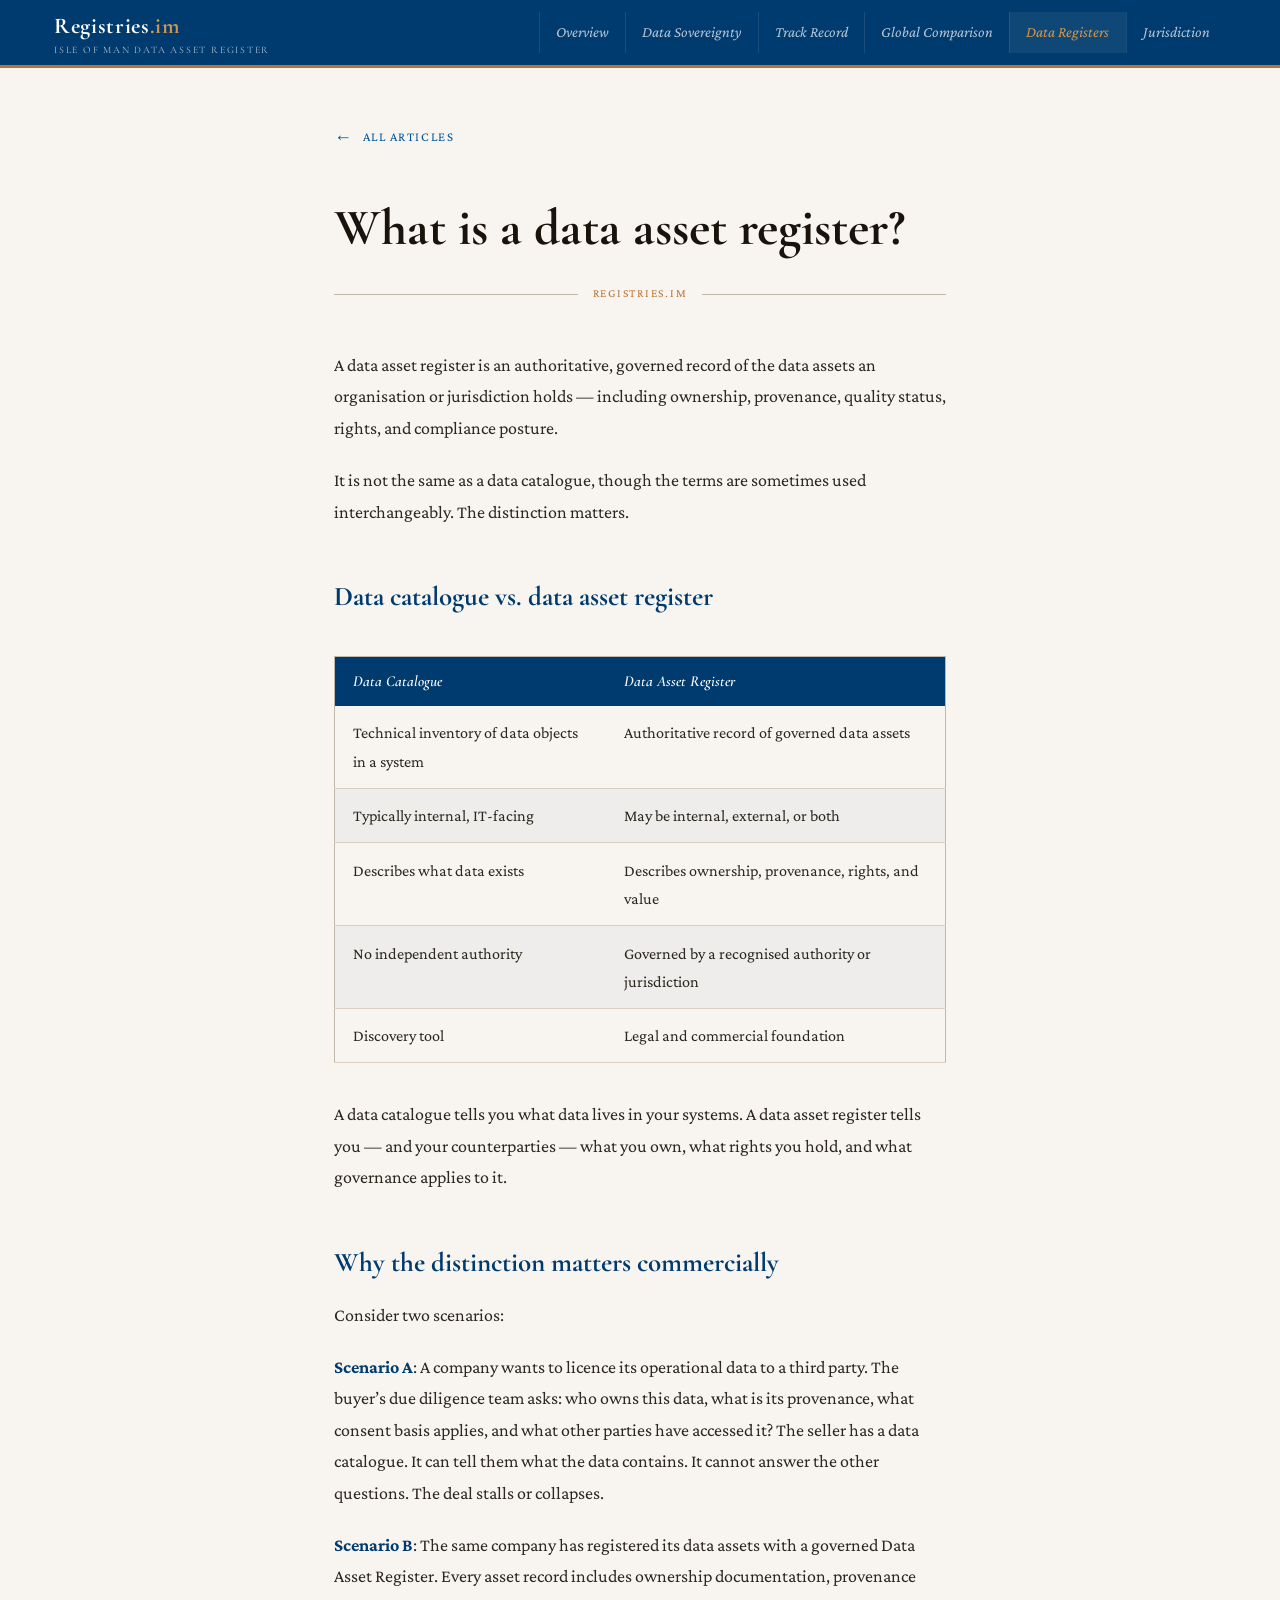
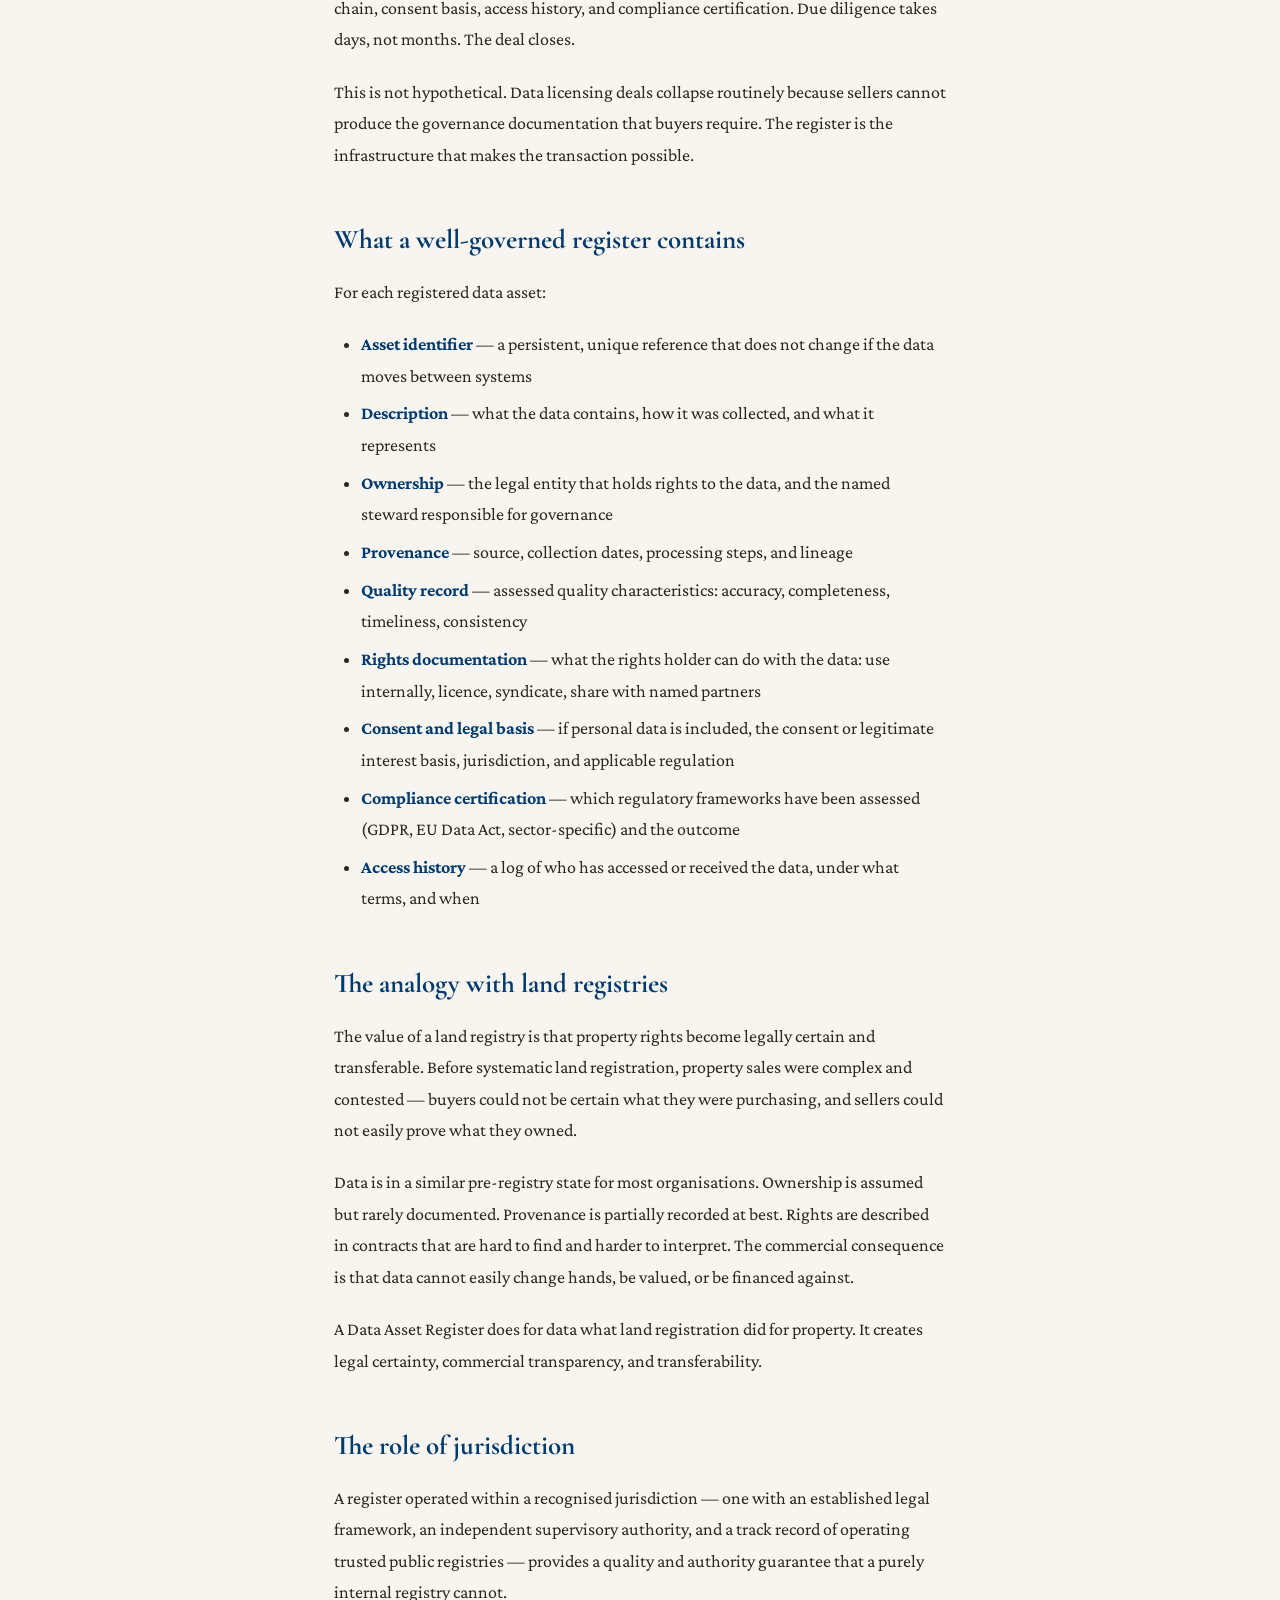
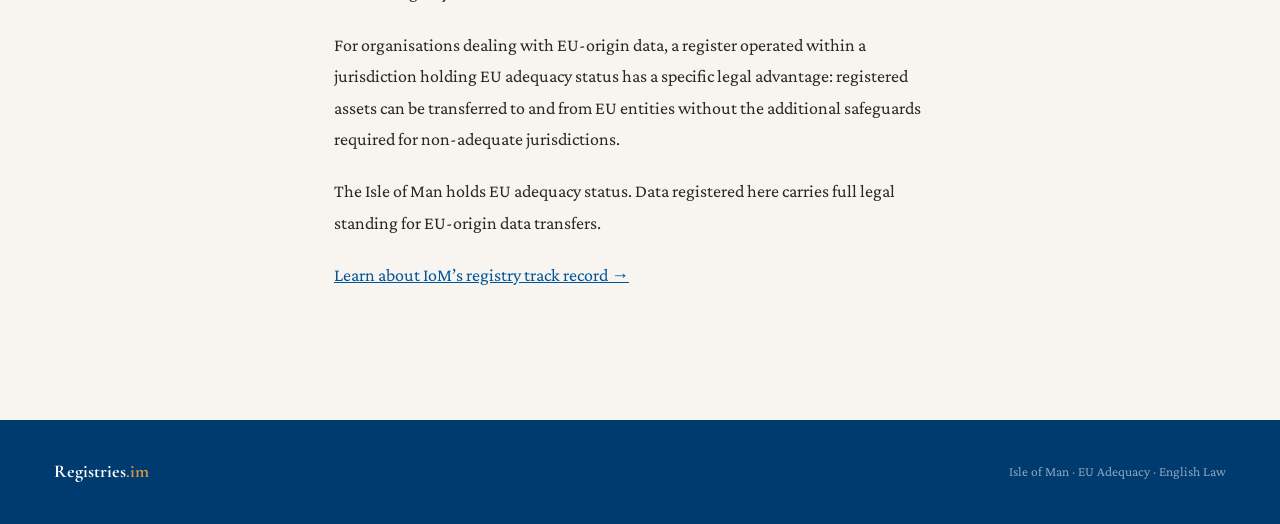
<file: posts/what-is-a-data-asset-register.html>
<!DOCTYPE html>
<html lang="en">
<head>
<meta charset="UTF-8">
<meta name="viewport" content="width=device-width, initial-scale=1.0">
<meta name="color-scheme" content="light dark">
<title>What is a data asset register? — Registries.im</title>
<meta name="description" content="A data asset register is not a data catalogue. Here is the distinction, why it matters, and what a well-governed register makes possible.">
<link rel="preconnect" href="https://fonts.googleapis.com">
<link rel="preconnect" href="https://fonts.gstatic.com" crossorigin>
<link href="https://fonts.googleapis.com/css2?family=Cormorant+Garamond:ital,wght@0,400;0,600;0,700;1,400;1,600&family=Crimson+Pro:ital,wght@0,400;0,600;1,400&display=swap" rel="stylesheet">
<link rel="stylesheet" href="../style.css">
</head>
<body>
<a class="skip-link" href="#main-content">Skip to content</a>
<header class="site-header">
  <a href="../index.html" class="site-logo" aria-label="Registries.im home">
    Registries<span>.im</span>
    <sub>Isle of Man Data Asset Register</sub>
  </a>
  <nav class="site-nav" aria-label="Site navigation"><a href="../index.html">Overview</a>
<a href="../posts/data-sovereignty.html" class="">Data Sovereignty</a>
<a href="../posts/iom-registry-track-record.html" class="">Track Record</a>
<a href="../posts/iom-vs-global-data-frameworks.html" class="">Global Comparison</a>
<a href="../posts/what-is-a-data-asset-register.html" class="active">Data Registers</a>
<a href="../posts/why-jurisdiction-matters.html" class="">Jurisdiction</a></nav>
</header>
<main id="main-content">

<div class="article-wrap">
  <a class="article-back" href="../index.html">All articles</a>
  <h1>What is a data asset register?</h1>
  <div class="article-divider"><span>Registries.im</span></div>
  <p>A data asset register is an authoritative, governed record of the
data assets an organisation or jurisdiction holds — including ownership,
provenance, quality status, rights, and compliance posture.</p>
<p>It is not the same as a data catalogue, though the terms are
sometimes used interchangeably. The distinction matters.</p>
<h2 id="data-catalogue-vs.-data-asset-register">Data catalogue vs. data
asset register</h2>
<table>
<colgroup>
<col style="width: 44%" />
<col style="width: 55%" />
</colgroup>
<thead>
<tr>
<th>Data Catalogue</th>
<th>Data Asset Register</th>
</tr>
</thead>
<tbody>
<tr>
<td>Technical inventory of data objects in a system</td>
<td>Authoritative record of governed data assets</td>
</tr>
<tr>
<td>Typically internal, IT-facing</td>
<td>May be internal, external, or both</td>
</tr>
<tr>
<td>Describes what data exists</td>
<td>Describes ownership, provenance, rights, and value</td>
</tr>
<tr>
<td>No independent authority</td>
<td>Governed by a recognised authority or jurisdiction</td>
</tr>
<tr>
<td>Discovery tool</td>
<td>Legal and commercial foundation</td>
</tr>
</tbody>
</table>
<p>A data catalogue tells you what data lives in your systems. A data
asset register tells you — and your counterparties — what you own, what
rights you hold, and what governance applies to it.</p>
<h2 id="why-the-distinction-matters-commercially">Why the distinction
matters commercially</h2>
<p>Consider two scenarios:</p>
<p><strong>Scenario A</strong>: A company wants to licence its
operational data to a third party. The buyer’s due diligence team asks:
who owns this data, what is its provenance, what consent basis applies,
and what other parties have accessed it? The seller has a data
catalogue. It can tell them what the data contains. It cannot answer the
other questions. The deal stalls or collapses.</p>
<p><strong>Scenario B</strong>: The same company has registered its data
assets with a governed Data Asset Register. Every asset record includes
ownership documentation, provenance chain, consent basis, access
history, and compliance certification. Due diligence takes days, not
months. The deal closes.</p>
<p>This is not hypothetical. Data licensing deals collapse routinely
because sellers cannot produce the governance documentation that buyers
require. The register is the infrastructure that makes the transaction
possible.</p>
<h2 id="what-a-well-governed-register-contains">What a well-governed
register contains</h2>
<p>For each registered data asset:</p>
<ul>
<li><strong>Asset identifier</strong> — a persistent, unique reference
that does not change if the data moves between systems</li>
<li><strong>Description</strong> — what the data contains, how it was
collected, and what it represents</li>
<li><strong>Ownership</strong> — the legal entity that holds rights to
the data, and the named steward responsible for governance</li>
<li><strong>Provenance</strong> — source, collection dates, processing
steps, and lineage</li>
<li><strong>Quality record</strong> — assessed quality characteristics:
accuracy, completeness, timeliness, consistency</li>
<li><strong>Rights documentation</strong> — what the rights holder can
do with the data: use internally, licence, syndicate, share with named
partners</li>
<li><strong>Consent and legal basis</strong> — if personal data is
included, the consent or legitimate interest basis, jurisdiction, and
applicable regulation</li>
<li><strong>Compliance certification</strong> — which regulatory
frameworks have been assessed (GDPR, EU Data Act, sector-specific) and
the outcome</li>
<li><strong>Access history</strong> — a log of who has accessed or
received the data, under what terms, and when</li>
</ul>
<h2 id="the-analogy-with-land-registries">The analogy with land
registries</h2>
<p>The value of a land registry is that property rights become legally
certain and transferable. Before systematic land registration, property
sales were complex and contested — buyers could not be certain what they
were purchasing, and sellers could not easily prove what they owned.</p>
<p>Data is in a similar pre-registry state for most organisations.
Ownership is assumed but rarely documented. Provenance is partially
recorded at best. Rights are described in contracts that are hard to
find and harder to interpret. The commercial consequence is that data
cannot easily change hands, be valued, or be financed against.</p>
<p>A Data Asset Register does for data what land registration did for
property. It creates legal certainty, commercial transparency, and
transferability.</p>
<h2 id="the-role-of-jurisdiction">The role of jurisdiction</h2>
<p>A register operated within a recognised jurisdiction — one with an
established legal framework, an independent supervisory authority, and a
track record of operating trusted public registries — provides a quality
and authority guarantee that a purely internal registry cannot.</p>
<p>For organisations dealing with EU-origin data, a register operated
within a jurisdiction holding EU adequacy status has a specific legal
advantage: registered assets can be transferred to and from EU entities
without the additional safeguards required for non-adequate
jurisdictions.</p>
<p>The Isle of Man holds EU adequacy status. Data registered here
carries full legal standing for EU-origin data transfers.</p>
<p><a href="iom-registry-track-record.md">Learn about IoM’s registry
track record →</a></p>
</div>
</main>
<footer>
  <span class="footer-brand">Registries<span>.im</span></span>
  <span>Isle of Man &middot; EU Adequacy &middot; English Law</span>
</footer>
</body>
</html>
</file>
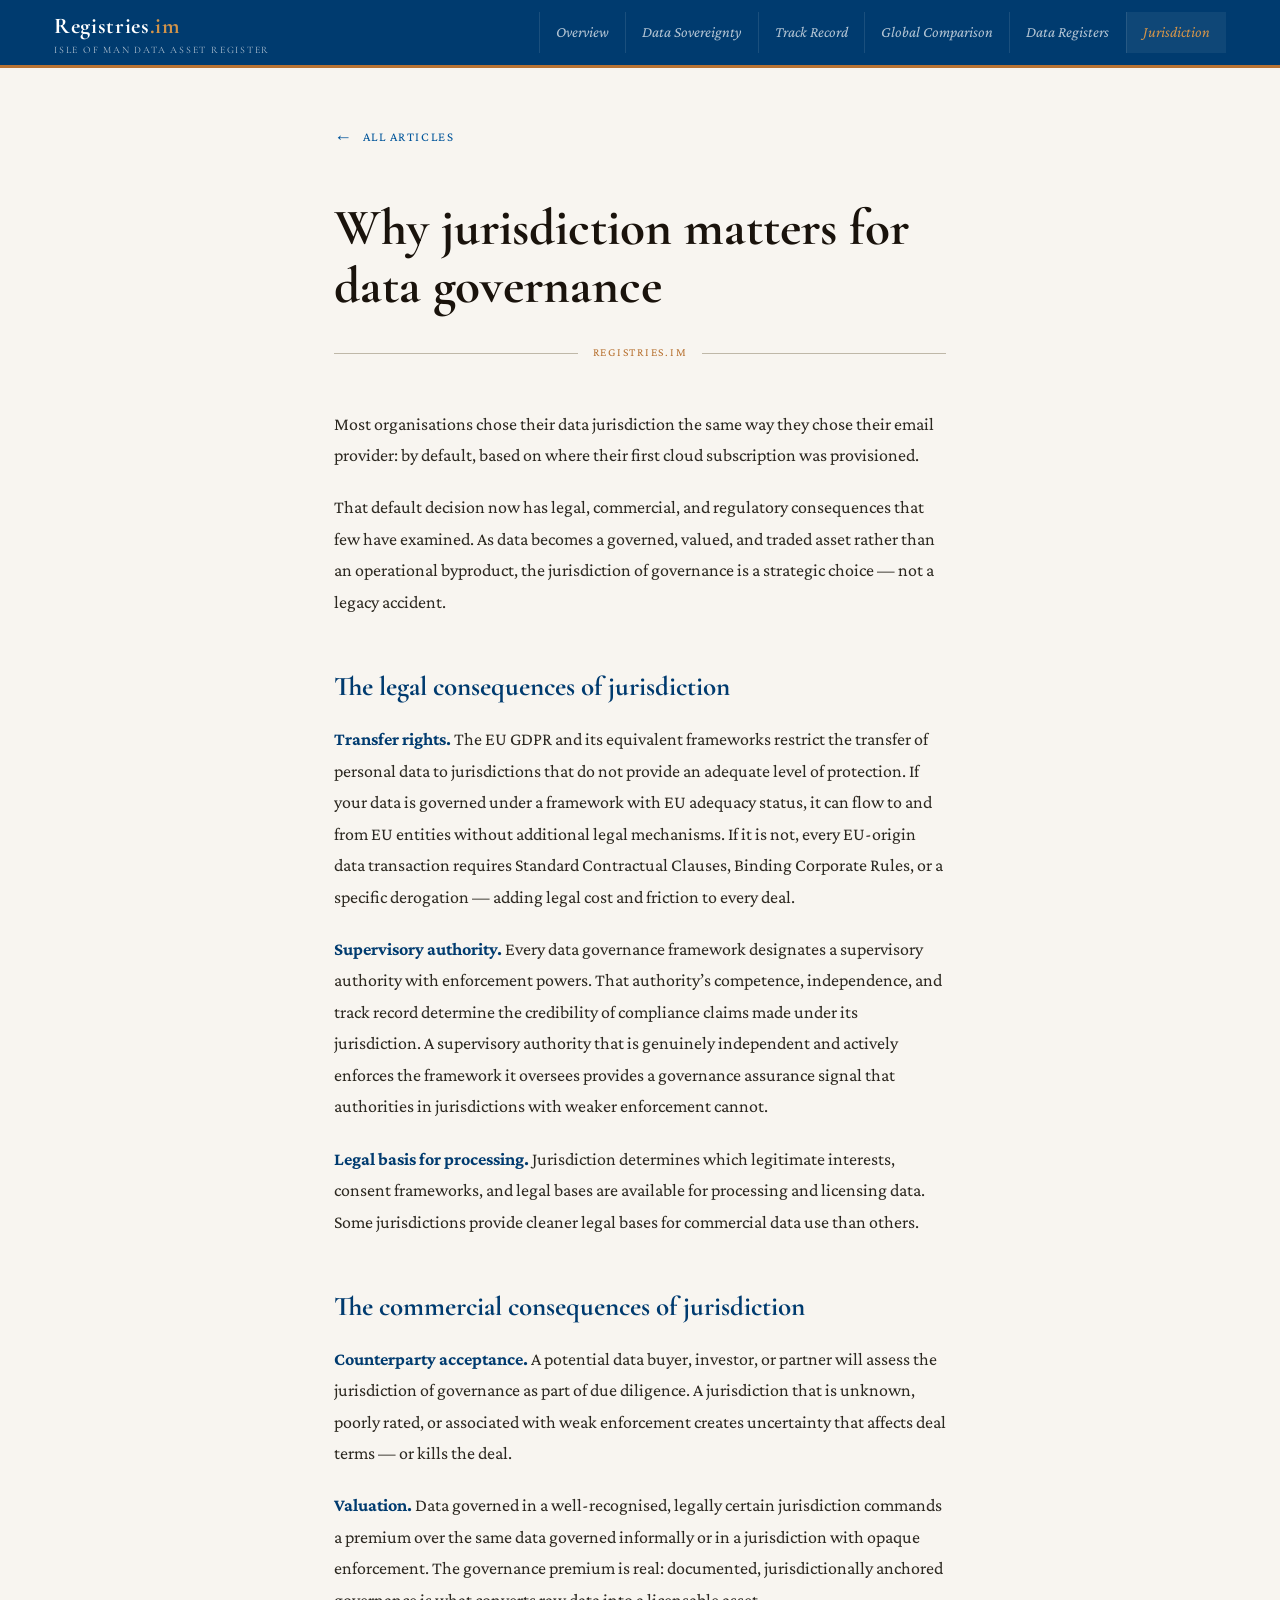
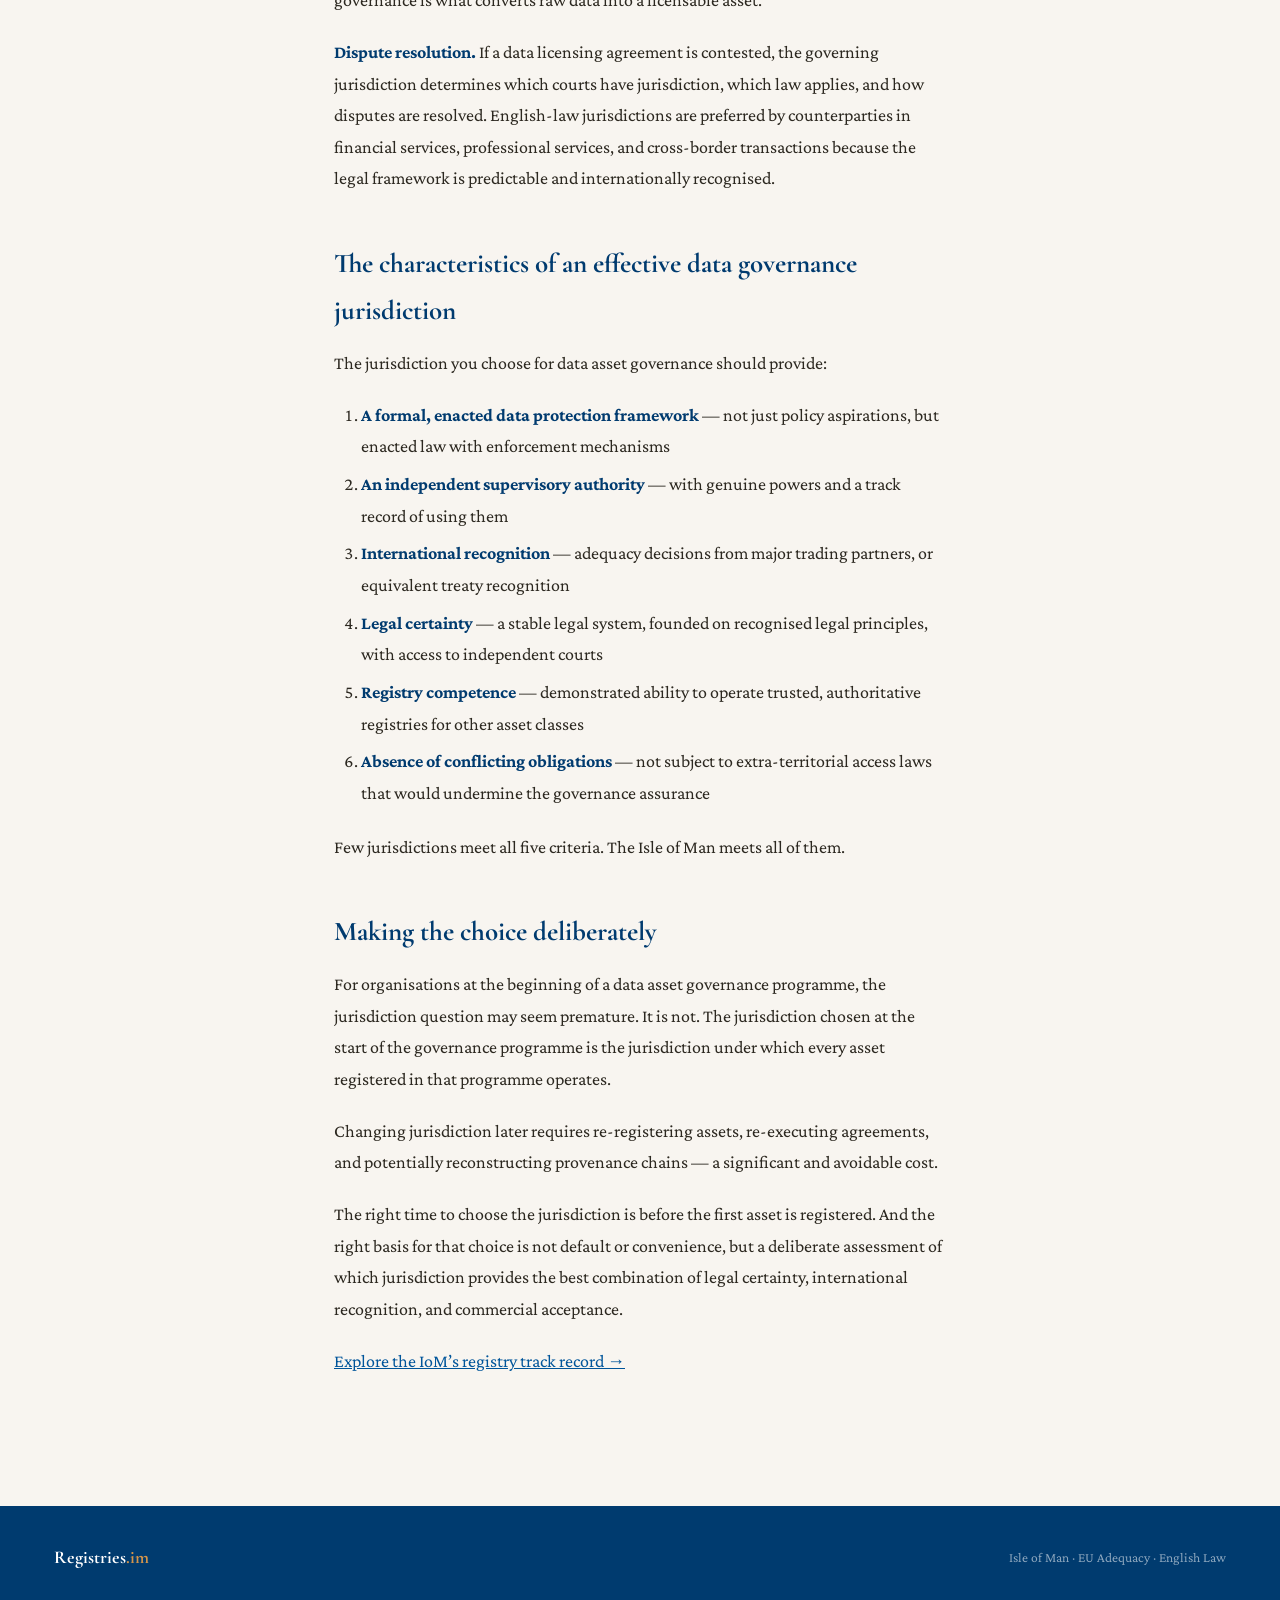
<file: posts/why-jurisdiction-matters.html>
<!DOCTYPE html>
<html lang="en">
<head>
<meta charset="UTF-8">
<meta name="viewport" content="width=device-width, initial-scale=1.0">
<meta name="color-scheme" content="light dark">
<title>Why jurisdiction matters for data governance — Registries.im</title>
<meta name="description" content="Where your data is governed affects what you can do with it, who will accept it, and what it is worth. Here is why jurisdiction is a strategic data decision.">
<link rel="preconnect" href="https://fonts.googleapis.com">
<link rel="preconnect" href="https://fonts.gstatic.com" crossorigin>
<link href="https://fonts.googleapis.com/css2?family=Cormorant+Garamond:ital,wght@0,400;0,600;0,700;1,400;1,600&family=Crimson+Pro:ital,wght@0,400;0,600;1,400&display=swap" rel="stylesheet">
<link rel="stylesheet" href="../style.css">
</head>
<body>
<a class="skip-link" href="#main-content">Skip to content</a>
<header class="site-header">
  <a href="../index.html" class="site-logo" aria-label="Registries.im home">
    Registries<span>.im</span>
    <sub>Isle of Man Data Asset Register</sub>
  </a>
  <nav class="site-nav" aria-label="Site navigation"><a href="../index.html">Overview</a>
<a href="../posts/data-sovereignty.html" class="">Data Sovereignty</a>
<a href="../posts/iom-registry-track-record.html" class="">Track Record</a>
<a href="../posts/iom-vs-global-data-frameworks.html" class="">Global Comparison</a>
<a href="../posts/what-is-a-data-asset-register.html" class="">Data Registers</a>
<a href="../posts/why-jurisdiction-matters.html" class="active">Jurisdiction</a></nav>
</header>
<main id="main-content">

<div class="article-wrap">
  <a class="article-back" href="../index.html">All articles</a>
  <h1>Why jurisdiction matters for data governance</h1>
  <div class="article-divider"><span>Registries.im</span></div>
  <p>Most organisations chose their data jurisdiction the same way they
chose their email provider: by default, based on where their first cloud
subscription was provisioned.</p>
<p>That default decision now has legal, commercial, and regulatory
consequences that few have examined. As data becomes a governed, valued,
and traded asset rather than an operational byproduct, the jurisdiction
of governance is a strategic choice — not a legacy accident.</p>
<h2 id="the-legal-consequences-of-jurisdiction">The legal consequences
of jurisdiction</h2>
<p><strong>Transfer rights.</strong> The EU GDPR and its equivalent
frameworks restrict the transfer of personal data to jurisdictions that
do not provide an adequate level of protection. If your data is governed
under a framework with EU adequacy status, it can flow to and from EU
entities without additional legal mechanisms. If it is not, every
EU-origin data transaction requires Standard Contractual Clauses,
Binding Corporate Rules, or a specific derogation — adding legal cost
and friction to every deal.</p>
<p><strong>Supervisory authority.</strong> Every data governance
framework designates a supervisory authority with enforcement powers.
That authority’s competence, independence, and track record determine
the credibility of compliance claims made under its jurisdiction. A
supervisory authority that is genuinely independent and actively
enforces the framework it oversees provides a governance assurance
signal that authorities in jurisdictions with weaker enforcement
cannot.</p>
<p><strong>Legal basis for processing.</strong> Jurisdiction determines
which legitimate interests, consent frameworks, and legal bases are
available for processing and licensing data. Some jurisdictions provide
cleaner legal bases for commercial data use than others.</p>
<h2 id="the-commercial-consequences-of-jurisdiction">The commercial
consequences of jurisdiction</h2>
<p><strong>Counterparty acceptance.</strong> A potential data buyer,
investor, or partner will assess the jurisdiction of governance as part
of due diligence. A jurisdiction that is unknown, poorly rated, or
associated with weak enforcement creates uncertainty that affects deal
terms — or kills the deal.</p>
<p><strong>Valuation.</strong> Data governed in a well-recognised,
legally certain jurisdiction commands a premium over the same data
governed informally or in a jurisdiction with opaque enforcement. The
governance premium is real: documented, jurisdictionally anchored
governance is what converts raw data into a licensable asset.</p>
<p><strong>Dispute resolution.</strong> If a data licensing agreement is
contested, the governing jurisdiction determines which courts have
jurisdiction, which law applies, and how disputes are resolved.
English-law jurisdictions are preferred by counterparties in financial
services, professional services, and cross-border transactions because
the legal framework is predictable and internationally recognised.</p>
<h2
id="the-characteristics-of-an-effective-data-governance-jurisdiction">The
characteristics of an effective data governance jurisdiction</h2>
<p>The jurisdiction you choose for data asset governance should
provide:</p>
<ol type="1">
<li><strong>A formal, enacted data protection framework</strong> — not
just policy aspirations, but enacted law with enforcement
mechanisms</li>
<li><strong>An independent supervisory authority</strong> — with genuine
powers and a track record of using them</li>
<li><strong>International recognition</strong> — adequacy decisions from
major trading partners, or equivalent treaty recognition</li>
<li><strong>Legal certainty</strong> — a stable legal system, founded on
recognised legal principles, with access to independent courts</li>
<li><strong>Registry competence</strong> — demonstrated ability to
operate trusted, authoritative registries for other asset classes</li>
<li><strong>Absence of conflicting obligations</strong> — not subject to
extra-territorial access laws that would undermine the governance
assurance</li>
</ol>
<p>Few jurisdictions meet all five criteria. The Isle of Man meets all
of them.</p>
<h2 id="making-the-choice-deliberately">Making the choice
deliberately</h2>
<p>For organisations at the beginning of a data asset governance
programme, the jurisdiction question may seem premature. It is not. The
jurisdiction chosen at the start of the governance programme is the
jurisdiction under which every asset registered in that programme
operates.</p>
<p>Changing jurisdiction later requires re-registering assets,
re-executing agreements, and potentially reconstructing provenance
chains — a significant and avoidable cost.</p>
<p>The right time to choose the jurisdiction is before the first asset
is registered. And the right basis for that choice is not default or
convenience, but a deliberate assessment of which jurisdiction provides
the best combination of legal certainty, international recognition, and
commercial acceptance.</p>
<p><a href="iom-registry-track-record.md">Explore the IoM’s registry
track record →</a></p>
</div>
</main>
<footer>
  <span class="footer-brand">Registries<span>.im</span></span>
  <span>Isle of Man &middot; EU Adequacy &middot; English Law</span>
</footer>
</body>
</html>
</file>
<file: style.css>
/* ── light (default) ── */
:root {
  color-scheme: light dark;
  --bg: #f8f5f0;
  --surface: #ffffff;
  --border: #d8cfc0;
  --border2: #bfb8a8;
  --text: #2c2820;
  --muted: #6b6258;
  --blue: #003b6f;
  --blue2: #00559a;
  --copper: #b87333;
  --copper2: #8a5520;
  --heading: #1a130c;
  --header-bg: #003b6f;
  --footer-bg: #003b6f;
  --footer-text: rgba(255,255,255,0.55);
  --stripe: rgba(0,59,111,0.04);
  --focus-ring: #003b6f;
  --nav-text: rgba(255,255,255,0.7);
  --nav-active: #d4954a;
  --logo-text: #ffffff;
  --logo-accent: #d4954a;
}

/* ── dark mode overrides ── */
@media (prefers-color-scheme: dark) {
  :root {
    --bg: #0a1220;
    --surface: #0f1c30;
    --border: #1e3050;
    --border2: #2a4568;
    --text: #c8d8e8;
    --muted: #6888a0;
    --blue: #5598d8;
    --blue2: #7ab4e8;
    --copper: #d4904a;
    --copper2: #e0a860;
    --heading: #e8f0f8;
    --header-bg: #071428;
    --footer-bg: #071428;
    --footer-text: rgba(200,216,232,0.55);
    --stripe: rgba(85,152,216,0.06);
    --focus-ring: #7ab4e8;
    --nav-text: rgba(200,216,232,0.7);
    --nav-active: #d4904a;
    --logo-text: #e8f0f8;
    --logo-accent: #d4904a;
  }
}

*, *::before, *::after { box-sizing: border-box; margin: 0; padding: 0; }
html { font-size: 18px; scroll-behavior: smooth; }
body {
  background: var(--bg);
  color: var(--text);
  font-family: 'Crimson Pro', Georgia, serif;
  line-height: 1.75;
  -webkit-font-smoothing: antialiased;
}

/* ── skip link ── */
.skip-link {
  position: absolute; top: -100%; left: 0;
  background: var(--copper); color: var(--logo-text);
  padding: 0.5rem 1.25rem; font-size: 0.875rem; font-weight: 600;
  z-index: 9999; text-decoration: none; letter-spacing: 0.02em;
}
.skip-link:focus { top: 0; outline: none; }

/* ── focus visible ── */
*:focus-visible {
  outline: 2px solid var(--focus-ring);
  outline-offset: 3px;
  border-radius: 2px;
}
*:focus:not(:focus-visible) { outline: none; }

/* ── header ── */
.site-header {
  background: var(--header-bg);
  padding: 0 3rem;
  display: flex; align-items: center; justify-content: space-between;
  height: 68px;
  position: sticky; top: 0; z-index: 100;
  border-bottom: 3px solid var(--copper);
}
.site-logo {
  font-family: 'Cormorant Garamond', serif;
  font-size: 1.25rem; font-weight: 700;
  color: var(--logo-text); text-decoration: none;
  letter-spacing: 0.03em;
}
.site-logo span { color: var(--logo-accent); }
.site-logo sub {
  display: block; font-size: 0.55rem; letter-spacing: 0.18em;
  text-transform: uppercase; color: var(--nav-text);
  font-weight: 400; margin-top: -4px;
}

.site-nav { display: flex; gap: 0; }
.site-nav a {
  color: var(--nav-text);
  text-decoration: none;
  font-family: 'Crimson Pro', serif;
  font-size: 0.85rem; font-style: italic;
  padding: 0.4rem 0.9rem;
  border-left: 1px solid rgba(255,255,255,0.1);
  transition: color 0.2s, background 0.2s;
  white-space: nowrap;
}
.site-nav a:hover, .site-nav a.active {
  color: var(--nav-active);
  background: rgba(255,255,255,0.06);
}

/* ── hero ── */
.hero {
  background: var(--surface);
  border-bottom: 3px double var(--border2);
  padding: 4.5rem 3rem 3.5rem;
}
.hero-inner { max-width: 820px; margin: 0 auto; }
.hero-rule {
  display: flex; align-items: center; gap: 1rem;
  margin-bottom: 2rem;
}
.hero-rule span {
  font-size: 0.65rem; letter-spacing: 0.2em; text-transform: uppercase;
  color: var(--copper); font-family: 'Crimson Pro', serif; font-style: normal;
}
.hero-rule::before, .hero-rule::after {
  content: ''; flex: 1; height: 1px; background: var(--copper);
  opacity: 0.4;
}
.hero h1 {
  font-family: 'Cormorant Garamond', serif;
  font-size: clamp(2rem, 5vw, 3.6rem); font-weight: 700;
  color: var(--heading); line-height: 1.15;
  margin-bottom: 1.25rem;
}
.hero-sub { font-size: 1.1rem; color: var(--muted); max-width: 600px; }
.hero-badge {
  margin-top: 2rem;
  display: inline-flex; align-items: center; gap: 0.6rem;
  background: var(--blue); color: var(--logo-text);
  font-size: 0.72rem; letter-spacing: 0.12em; text-transform: uppercase;
  padding: 0.5rem 1rem; font-family: 'Crimson Pro', serif; font-style: normal;
}
.hero-badge::before { content: '★'; color: var(--copper); font-size: 0.8rem; }

/* ── content ── */
.main-content { max-width: 820px; margin: 0 auto; padding: 3rem; }
.section-head {
  display: flex; align-items: center; gap: 1rem;
  margin-bottom: 2rem;
}
.section-head h2 {
  font-family: 'Cormorant Garamond', serif;
  font-size: 0.75rem; letter-spacing: 0.18em; text-transform: uppercase;
  color: var(--blue); font-weight: 600;
}
.section-head::after { content: ''; flex: 1; height: 1px; background: var(--border2); }

.article-card {
  display: block;
  padding: 1.5rem 1.75rem;
  margin-bottom: 0.75rem;
  background: var(--surface);
  border: 1px solid var(--border);
  border-left: 4px solid var(--blue);
  text-decoration: none;
  transition: border-color 0.2s, box-shadow 0.2s;
}
.article-card:hover {
  border-left-color: var(--copper);
  box-shadow: 0 2px 16px rgba(0,59,111,0.08);
}
.card-title {
  font-family: 'Cormorant Garamond', serif;
  font-size: 1.2rem; font-weight: 700;
  color: var(--blue); margin-bottom: 0.4rem;
}
.card-desc { font-size: 0.875rem; color: var(--muted); font-style: italic; }

/* ── article ── */
.article-wrap {
  max-width: 720px; margin: 0 auto; padding: 3rem 3rem 6rem;
}
.article-back {
  display: inline-flex; align-items: center; gap: 0.5rem;
  font-size: 0.72rem; letter-spacing: 0.12em; text-transform: uppercase;
  color: var(--blue2); text-decoration: none; margin-bottom: 2.5rem;
  font-family: 'Crimson Pro', serif; font-style: normal;
  transition: color 0.2s;
}
.article-back:hover { color: var(--copper); }
.article-back::before { content: '←'; font-size: 1rem; }
.article-wrap h1 {
  font-family: 'Cormorant Garamond', serif;
  font-size: clamp(1.8rem, 4vw, 3rem); font-weight: 700;
  color: var(--heading); line-height: 1.15;
  margin-bottom: 0.5rem;
}
.article-divider {
  display: flex; align-items: center; gap: 0.8rem;
  margin: 1.5rem 0 2.5rem;
}
.article-divider span {
  font-size: 0.65rem; letter-spacing: 0.15em; text-transform: uppercase;
  color: var(--copper); font-style: normal;
}
.article-divider::before, .article-divider::after {
  content: ''; flex: 1 0 2rem; height: 1px; background: var(--border2);
}
.article-wrap h2 {
  font-family: 'Cormorant Garamond', serif;
  font-size: 1.5rem; font-weight: 700;
  color: var(--blue); margin: 2.5rem 0 0.75rem;
}
.article-wrap h3 {
  font-family: 'Cormorant Garamond', serif;
  font-size: 1.1rem; font-weight: 600; font-style: italic;
  color: var(--copper2); margin: 2rem 0 0.5rem;
}
.article-wrap p { margin-bottom: 1.15rem; }
.article-wrap strong { color: var(--blue); font-weight: 700; }
.article-wrap a { color: var(--blue2); }
.article-wrap a:hover { color: var(--copper); }
.article-wrap table {
  width: 100%; border-collapse: collapse; margin: 2rem 0;
  font-size: 0.9rem; border: 1px solid var(--border2);
}
.article-wrap th {
  text-align: left; padding: 0.6rem 1rem;
  background: var(--blue); color: var(--logo-text);
  font-family: 'Cormorant Garamond', serif;
  font-size: 0.85rem; font-weight: 600; font-style: italic;
}
.article-wrap td {
  padding: 0.7rem 1rem; border-bottom: 1px solid var(--border);
  vertical-align: top;
}
.article-wrap tr:nth-child(even) td { background: var(--stripe); }
.article-wrap ul, .article-wrap ol { margin: 1rem 0 1.25rem 1.5rem; }
.article-wrap li { margin-bottom: 0.35rem; }

/* ── footer ── */
footer {
  background: var(--footer-bg);
  padding: 2rem 3rem;
  display: flex; justify-content: space-between; align-items: center;
  font-size: 0.75rem; color: var(--footer-text);
}
.footer-brand {
  font-family: 'Cormorant Garamond', serif;
  color: var(--logo-text); font-size: 1rem; font-weight: 700;
}
.footer-brand span { color: var(--logo-accent); }

@media (max-width: 640px) {
  .site-header { padding: 0 1.25rem; }
  .hero, .main-content, .article-wrap { padding-left: 1.25rem; padding-right: 1.25rem; }
  .site-nav { display: none; }
}
</file>
